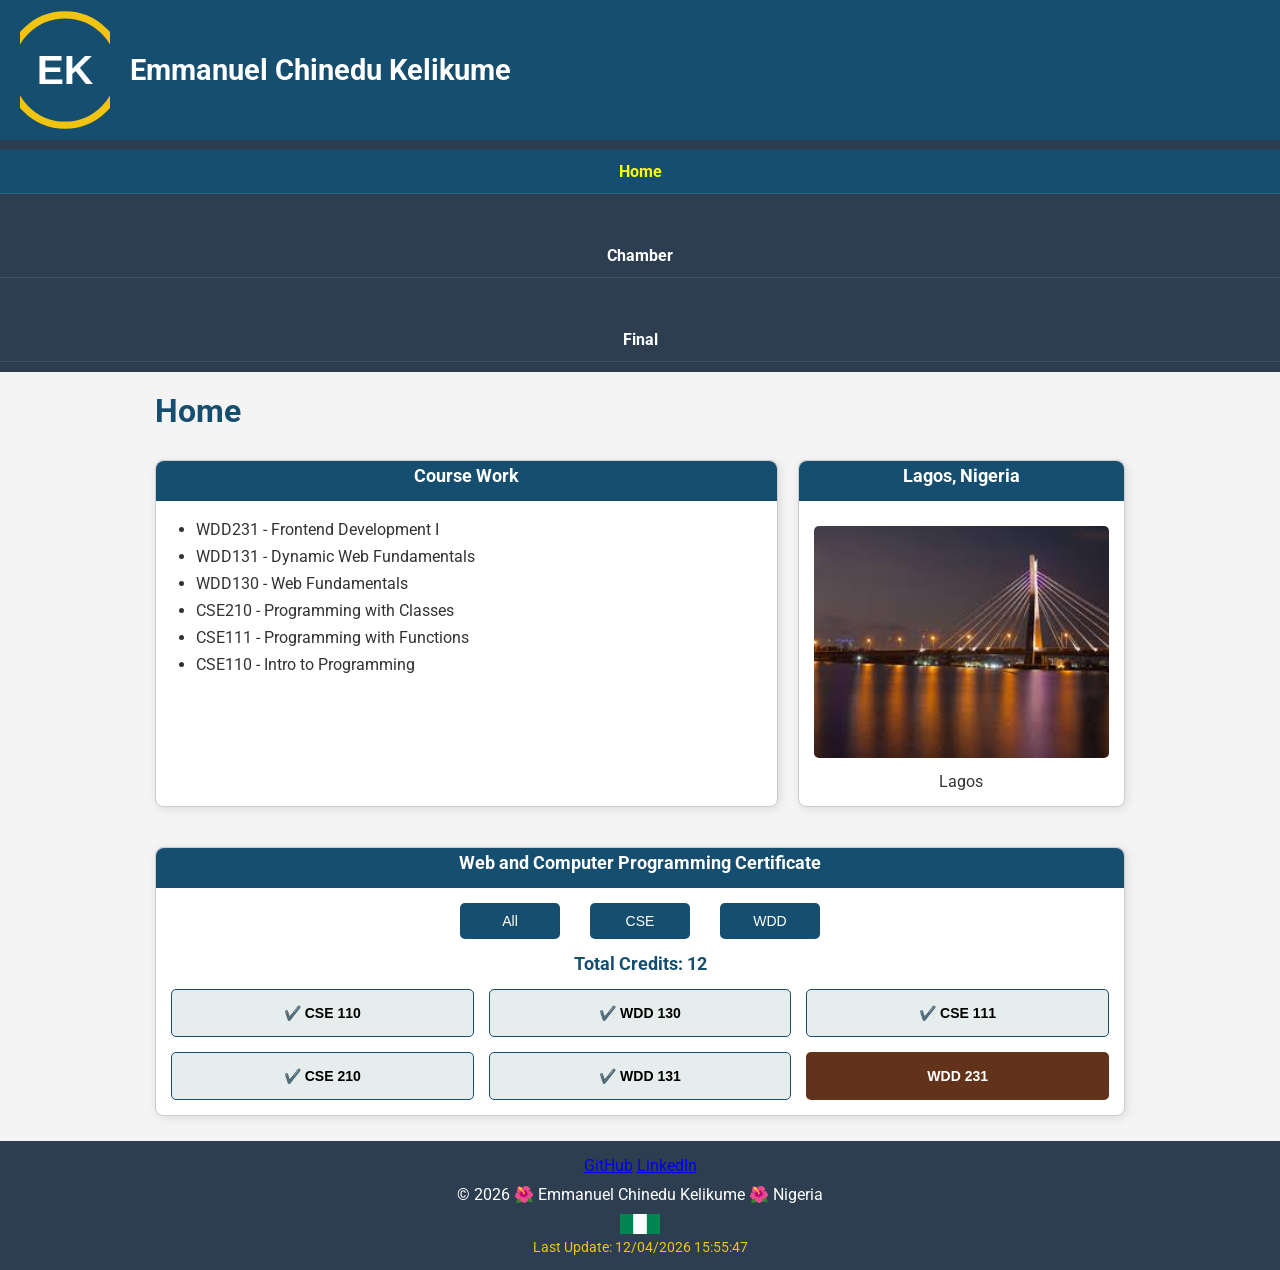
<file: index.html>
<!DOCTYPE html>
<html lang="en">
  <head>
    <meta charset="UTF-8" />
    <meta name="viewport" content="width=device-width, initial-scale=1.0" />
    <meta name="description" content="Course home page for Emmanuel Kelikume in WDD 231 Web Frontend Development I, featuring dynamic course lists and local information for Lagos, Nigeria." />
    <meta name="author" content="Emmanuel Kelikume" />
    <title>WDD 231 - Course Home Page</title>
    <link rel="icon" href="https://kellyprojects.github.io/wdd231/favicon.ico">
    <meta property="og:type" content="website">
    <meta property="og:title" content="WDD 231 Course Home Page for Emmanuel Kelikume">
    <meta property="og:description" content="Course home page for Emmanuel Kelikume in WDD 231 Web Frontend Development I, featuring dynamic course lists and local information for Lagos, Nigeria.">
    <meta property="og:image" content="https://kellyprojects.github.io/wdd231/images/lagos.jpeg">
    <meta property="og:url" content="https://kellyprojects.github.io/wdd231/">
    
    <!-- Google Fonts Links required by audit -->
    <link rel="preconnect" href="https://fonts.googleapis.com">
    <link rel="preconnect" href="https://fonts.gstatic.com" crossorigin>
    <link href="https://fonts.googleapis.com/css2?family=Roboto:wght@400;700&display=swap" rel="stylesheet">

    <link rel="stylesheet" href="styles/normalize.css" />
    <link rel="stylesheet" href="styles/small.css" />
    <link rel="stylesheet" href="styles/large.css" />
    <script src="scripts/navigation.js" defer></script>
    <script src="scripts/date.js" defer></script>
    <script src="scripts/course.js" defer></script>
  </head>
  <body>
    <header>
      <img src="images/logo.svg" alt="Emmanuel Kelikume logo" width="70" height="70" />
      <span>Emmanuel Chinedu Kelikume</span>
      <button id="menu-toggle" aria-label="Open navigation menu" aria-expanded="false" type="button">☰</button>
    </header>
    <nav>
      <ul id="menu" class="hide">
        <li><a href="index.html" class="active" aria-current="page">Home</a></li>
        <li><a href="chamber/index.html">Chamber</a></li>
        <li><a href="nutritious-bites-collection/index.html">Final</a></li>
      </ul>
    </nav>
    <main>
      <h1 class="home">Home</h1>
      <div class="course-location">
        <section class="course-work">
          <h2 class="course-work--1">Course Work</h2>
          <ul>
            <li>WDD231 - Frontend Development I</li>
            <li>WDD131 - Dynamic Web Fundamentals</li>
            <li>WDD130 - Web Fundamentals</li>
            <li>CSE210 - Programming with Classes</li>
            <li>CSE111 - Programming with Functions</li>
            <li>CSE110 - Intro to Programming</li>
          </ul>
        </section>
        <section class="location">
          <h2 class="location--1">Lagos, Nigeria</h2>
          <img src="images/lagos.jpeg" alt="Lagos" />
          <p>Lagos</p>
        </section>
      </div>
      <section class="certificate">
        <h2 class="certificate--1">Web and Computer Programming Certificate</h2>
        <div class="filter-buttons">
          <button id="all">All</button>
          <button id="cse">CSE</button>
          <button id="wdd">WDD</button>
        </div>
        <p id="total-credits"></p>
        <div class="courses">
          <!-- JavaScript will populate course buttons here -->
        </div>
      </section>
    </main>
    <footer>
      <div class="footer-content">
        <nav class="social-links" aria-label="Social media links">
          <a href="https://github.com/Kellyprojects" target="_blank" rel="noopener noreferrer">GitHub</a>
          <a href="https://www.linkedin.com/in/emmanuel-chinedu-kelikume" target="_blank" rel="noopener noreferrer">LinkedIn</a>
        </nav>
        <p>
          &copy; <span id="currentyear"></span> 🌺 Emmanuel Chinedu Kelikume 🌺
          Nigeria
        </p>
        <img src="images/nigeria-flag.png" alt="Nigerian Flag"/>
      </div>
      <p id="lastModified">Last Update:</p>
    </footer>
  </body>
</html>
</file>
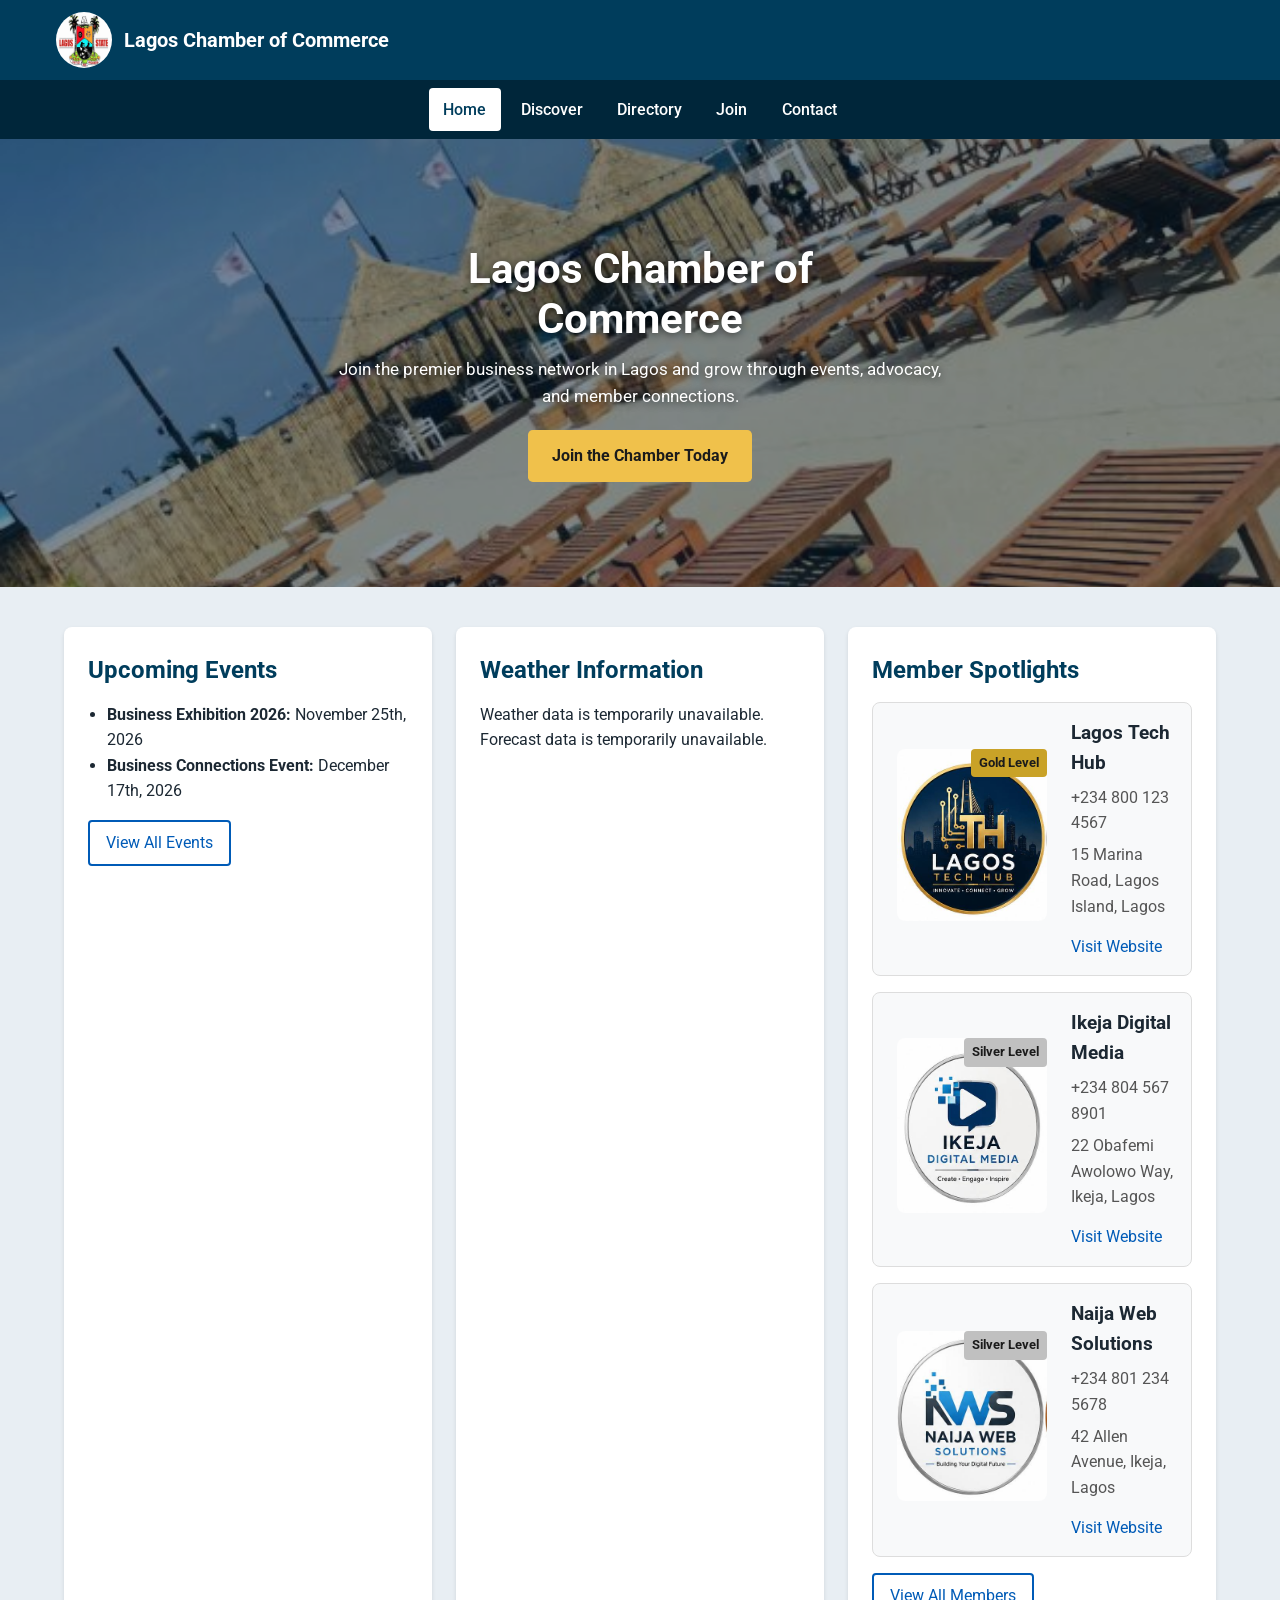
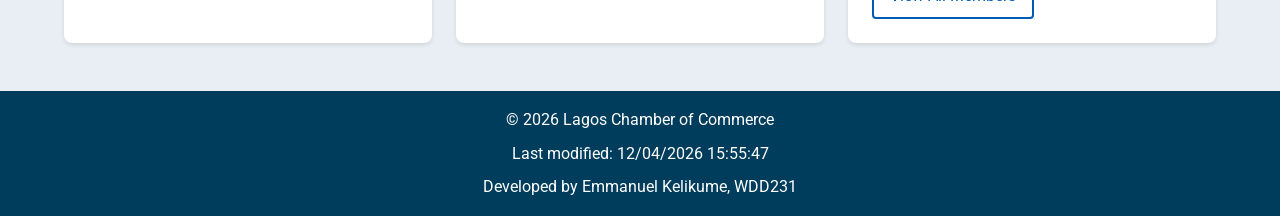
<file: chamber/index.html>
<!DOCTYPE html>
<html lang="en">
<head>
    <meta charset="UTF-8">
    <meta name="viewport" content="width=device-width, initial-scale=1.0">
    <meta name="description" content="Discover business networking, events, weather, and growth opportunities with the Lagos Chamber of Commerce.">
    <meta name="author" content="Emmanuel Kelikume">
    <meta property="og:title" content="Lagos Chamber of Commerce">
    <meta property="og:type" content="website">
    <meta property="og:description" content="Connect, grow, and thrive with the Lagos Chamber of Commerce business community.">
    <meta property="og:image" content="https://kellyprojects.github.io/wdd231/chamber/images/logo.jpg">
    <meta property="og:url" content="https://kellyprojects.github.io/wdd231/chamber/index.html">
    <title>Home - Lagos Chamber of Commerce</title>
    <link rel="preconnect" href="https://fonts.googleapis.com">
    <link rel="preconnect" href="https://fonts.gstatic.com" crossorigin>
    <link href="https://fonts.googleapis.com/css2?family=Roboto:wght@400;500;700&display=swap" rel="stylesheet">
    <link rel="stylesheet" href="styles/normalize.css">
    <link rel="stylesheet" href="styles/base.css">
    <link rel="icon" href="images/favicon.ico">
    <script src="scripts/weather.js" defer></script>
    <script src="scripts/spotlight.js" defer></script>
    <script src="scripts/site.js" defer></script>
</head>

<body>
    <header>
        <div class="header-content">
            <a href="index.html" class="brand">
                <img src="images/logo.jpg" alt="Lagos Chamber of Commerce logo" width="56" height="56">
                <span class="header-title">Lagos Chamber of Commerce</span>
            </a>
            <button class="menu-toggle" aria-label="Open navigation menu" aria-expanded="false" aria-controls="nav-menu" type="button">
                ☰
            </button>
        </div>
        <nav>
            <ul id="nav-menu">
                <li><a href="index.html" class="active">Home</a></li>
                <li><a href="discover.html">Discover</a></li>
                <li><a href="directory.html">Directory</a></li>
                <li><a href="join.html">Join</a></li>
                <li><a href="contact.html">Contact</a></li>
            </ul>
        </nav>
    </header>

    <main>
        <section id="hero">
            <img src="images/beach.jpg" alt="Lagos waterfront and city skyline" class="hero-image" width="600" height="315">
            <div class="hero-text">
                <h1>Lagos Chamber of Commerce</h1>
                <p>Join the premier business network in Lagos and grow through events, advocacy, and member connections.</p>
                <a href="join.html" class="cta-button">Join the Chamber Today</a>
            </div>
        </section>

        <div class="content-grid">
            <!-- Current Events Section -->
            <section id="events" class="card">
                <h2>Upcoming Events</h2>
                <ul>
                    <li><strong>Business Exhibition 2026:</strong> November 25th, 2026</li>
                    <li><strong>Business Connections Event:</strong> December 17th, 2026</li>
                </ul>
                <a href="events.html" class="secondary-cta">View All Events</a>
            </section>

            <!-- Weather Section -->
            <section id="weather" class="card">
                <h2>Weather Information</h2>
                <div id="current-weather">
                    <p>Loading current weather...</p>
                </div>
                <div id="weather-forecast" aria-live="polite"></div>
            </section>

            <!-- Spotlight Section -->
            <section id="spotlight" class="card">
                <h2>Member Spotlights</h2>
                <div id="spotlight-cards">
                    <!-- Spotlight cards will be dynamically generated here -->
                </div>
                <a href="directory.html" class="secondary-cta">View All Members</a>
            </section>
        </div>
    </main>

    <footer>
        <div class="footer-content">
            <p>&copy; <span id="current-year"></span> Lagos Chamber of Commerce</p>
            <p>Last modified: <span id="last-modified"></span></p>
            <p>Developed by Emmanuel Kelikume, WDD231</p>
        </div>
    </footer>

</body>
</html>
</file>
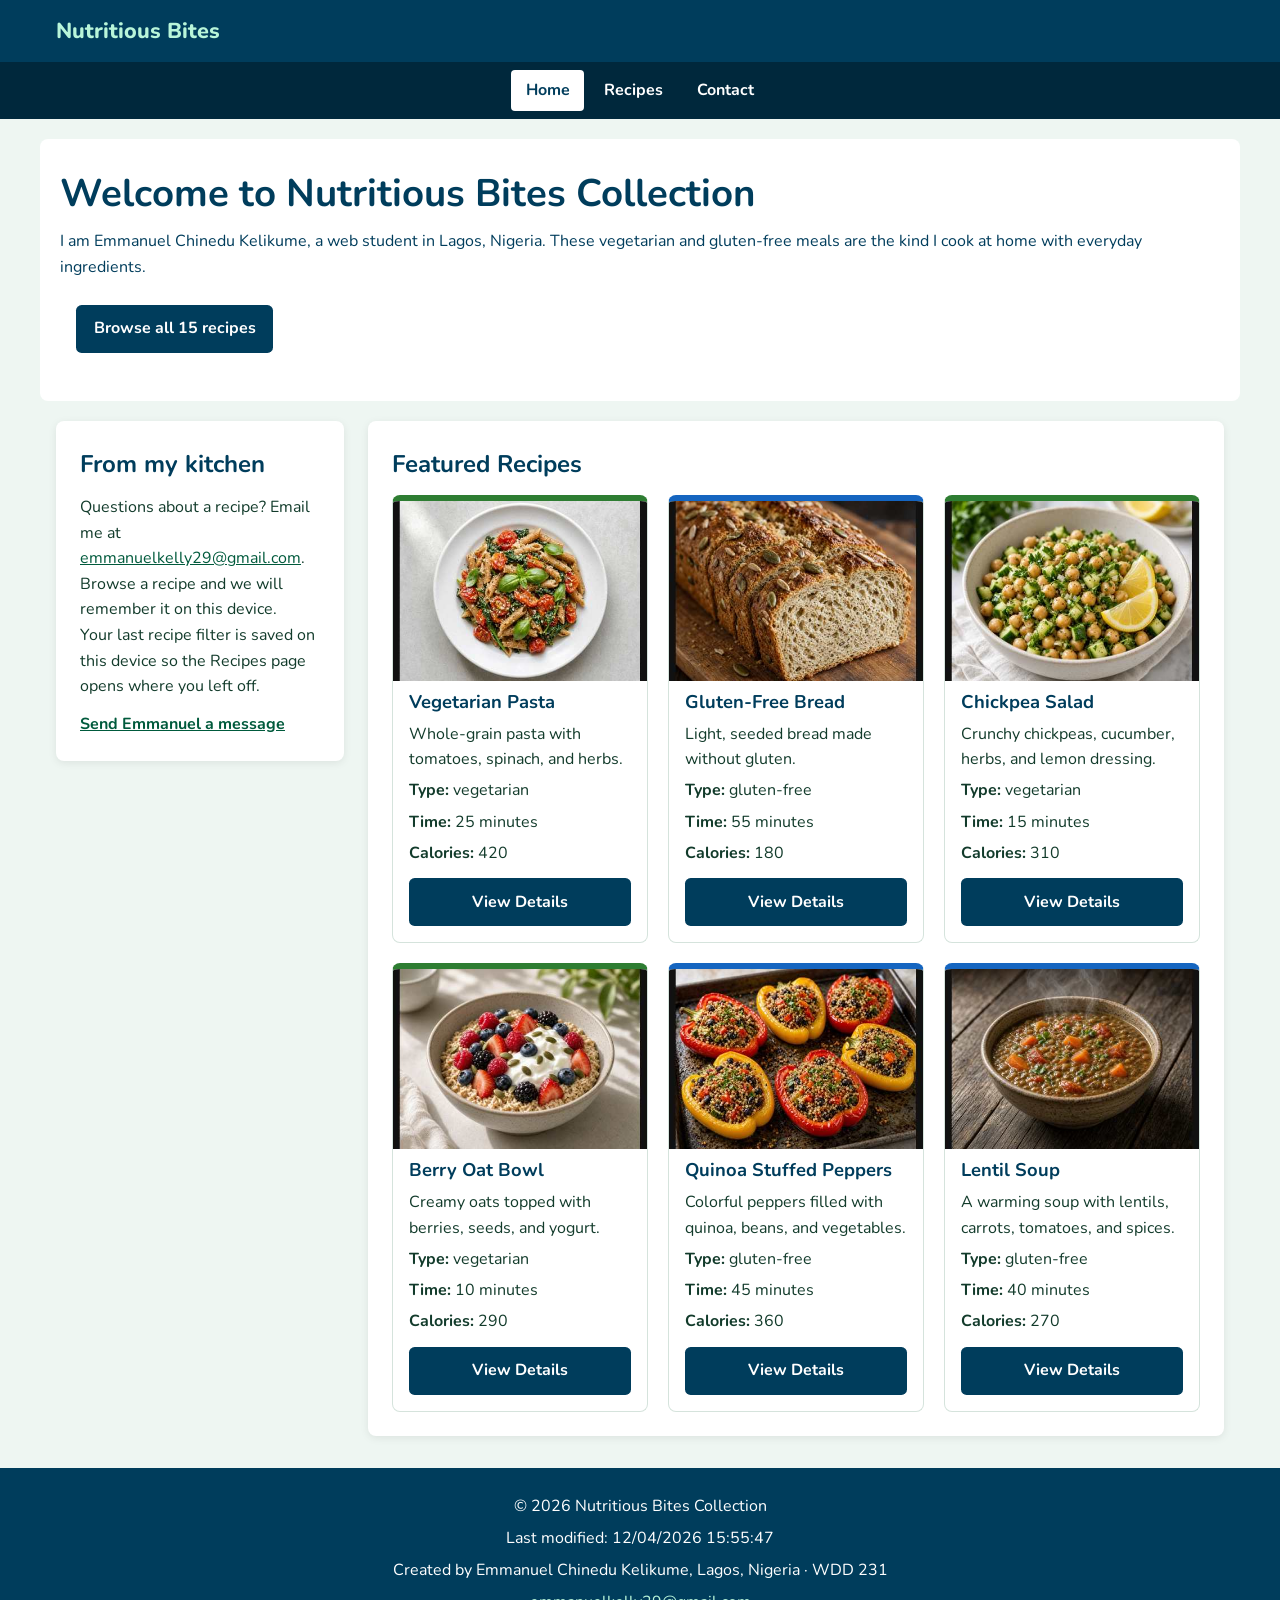
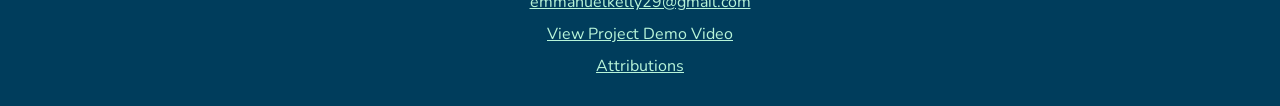
<file: nutritious-bites-collection/index.html>
<!DOCTYPE html>
<html lang="en">

<head>
    <meta charset="UTF-8">
    <meta name="viewport" content="width=device-width, initial-scale=1.0">
    <title>Home - Nutritious Bites Collection</title>
    <meta name="description" content="Discover nutritious recipes with practical ingredients, dietary filters, and healthy meal inspiration from Nutritious Bites Collection.">
    <meta name="author" content="Emmanuel Chinedu Kelikume">
    <link rel="icon" href="https://kellyprojects.github.io/wdd231/nutritious-bites-collection/favicon.ico">
    <meta property="og:type" content="website">
    <meta property="og:title" content="Home Page of Nutritious Bites Collection Recipes">
    <meta property="og:description" content="Explore healthy recipes and meal ideas for vegetarian and gluten-free lifestyles from Nutritious Bites.">
    <meta property="og:image" content="https://kellyprojects.github.io/wdd231/nutritious-bites-collection/images/vegetarian-pasta.jpg">
    <meta property="og:url" content="https://kellyprojects.github.io/wdd231/nutritious-bites-collection/">
    <link rel="preconnect" href="https://fonts.googleapis.com">
    <link rel="preconnect" href="https://fonts.gstatic.com" crossorigin>
    <link href="https://fonts.googleapis.com/css2?family=Nunito:wght@400;600;700;800&display=swap" rel="stylesheet">
    <link rel="stylesheet" href="styles/normalize.css">
    <link rel="stylesheet" href="styles/styles.css">
    <script src="scripts/main.js" type="module"></script>
</head>

<body>
    <header>
        <div class="header-bar">
            <a href="index.html" class="logo">Nutritious Bites</a>
            <button id="menu-toggle" type="button" aria-expanded="false" aria-controls="site-menu" aria-label="Open navigation menu">☰</button>
        </div>
        <nav aria-label="Main navigation">
            <ul id="site-menu">
                <li><a href="index.html">Home</a></li>
                <li><a href="recipes.html">Recipes</a></li>
                <li><a href="contact.html">Contact</a></li>
            </ul>
        </nav>
    </header>
    <main>
        <section class="hero">
            <div class="hero-text">
                <h1>Welcome to Nutritious Bites Collection</h1>
                <p>I am Emmanuel Chinedu Kelikume, a web student in Lagos, Nigeria. These vegetarian and gluten-free meals are the kind I cook at home with everyday ingredients.</p>
                <a class="button-link" href="recipes.html">Browse all 15 recipes</a>
            </div>
        </section>
        <div class="home-layout">
            <aside class="info-card">
                <h2>From my kitchen</h2>
                <p>Questions about a recipe? Email me at <a href="mailto:emmanuelkelly29@gmail.com">emmanuelkelly29@gmail.com</a>.</p>
                <p data-last-viewed></p>
                <p>Your last recipe filter is saved on this device so the Recipes page opens where you left off.</p>
                <a class="secondary-link" href="contact.html">Send Emmanuel a message</a>
            </aside>
            <section class="featured-recipes">
                <h2>Featured Recipes</h2>
                <div id="featured-recipes-container"></div>
            </section>
        </div>
        <dialog id="recipe-dialog" aria-labelledby="dialog-title">
            <h2 id="dialog-title">Recipe Details</h2>
            <div id="dialog-content"></div>
            <button id="dialog-close" type="button">Close</button>
        </dialog>
    </main>
    <footer>
        <p>&copy; <span id="current-year"></span> Nutritious Bites Collection</p>
        <p>Last modified: <span id="last-modified"></span></p>
        <p>Created by Emmanuel Chinedu Kelikume, Lagos, Nigeria · WDD 231</p>
        <p><a href="mailto:emmanuelkelly29@gmail.com">emmanuelkelly29@gmail.com</a></p>
        <p><a href="https://go.screenpal.com/watch/cO6llxnyVlt" target="_blank" rel="noopener">View Project Demo Video</a></p>
        <p><a href="attributions.html">Attributions</a></p>
    </footer>
</body>

</html>
</file>
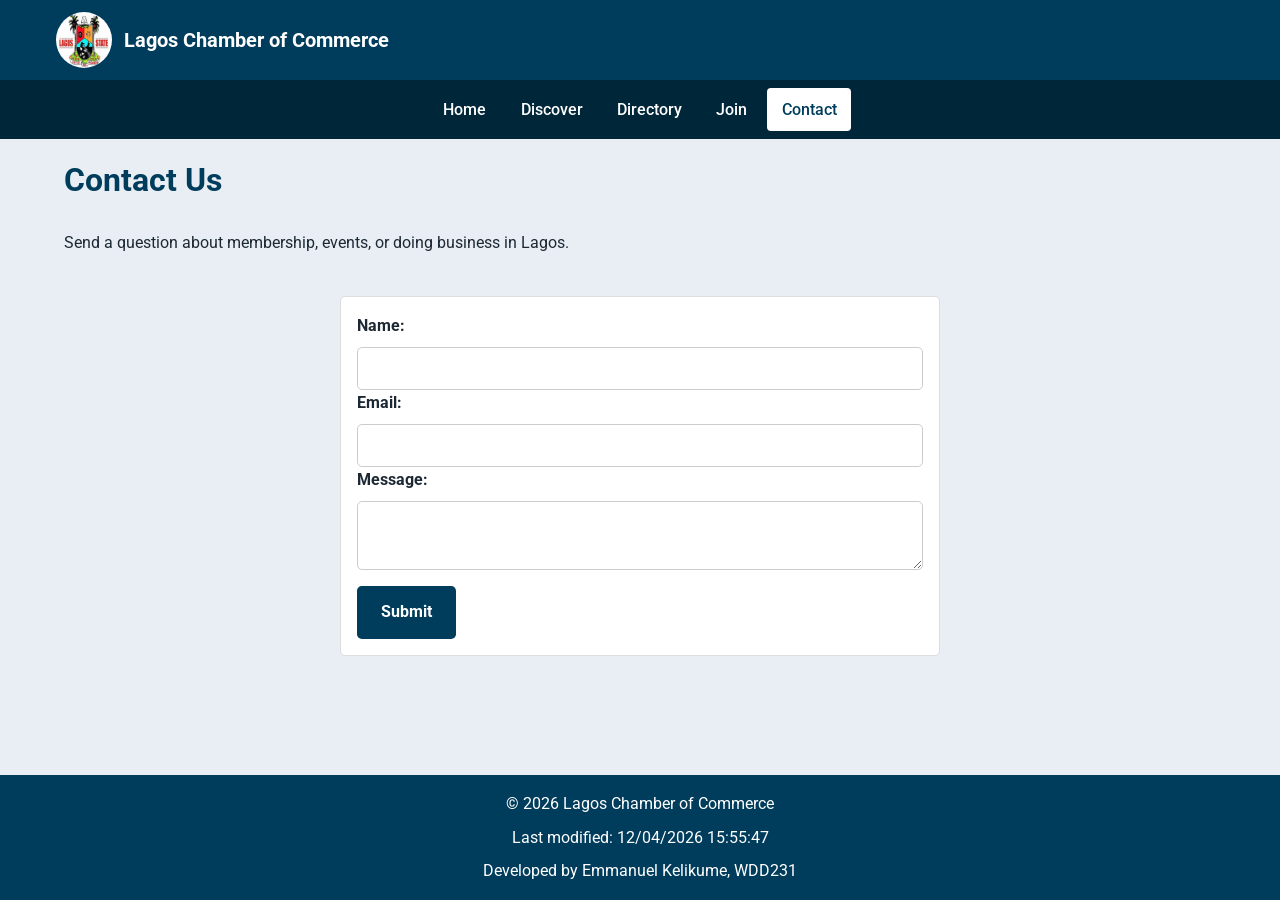
<file: chamber/contact.html>
<!DOCTYPE html>
<html lang="en">
<head>
    <meta charset="UTF-8">
    <meta name="viewport" content="width=device-width, initial-scale=1.0">
    <meta name="description" content="Contact the Lagos Chamber of Commerce for business support, networking questions, and local information.">
    <meta name="author" content="Emmanuel Kelikume">
    <meta property="og:title" content="Contact - Lagos Chamber of Commerce">
    <meta property="og:description" content="Contact the Lagos Chamber of Commerce for business support and networking information.">
    <meta property="og:type" content="website">
    <meta property="og:image" content="https://kellyprojects.github.io/wdd231/chamber/images/logo.jpg">
    <meta property="og:url" content="https://kellyprojects.github.io/wdd231/chamber/contact.html">
    <title>Contact Us - Lagos Chamber of Commerce</title>
    <link rel="preconnect" href="https://fonts.googleapis.com">
    <link rel="preconnect" href="https://fonts.gstatic.com" crossorigin>
    <link href="https://fonts.googleapis.com/css2?family=Roboto:wght@400;500;700&display=swap" rel="stylesheet">
    <link rel="stylesheet" href="styles/normalize.css">
    <link rel="stylesheet" href="styles/base.css">
    <link rel="icon" href="images/favicon.ico">
</head>
<body>
    <header>
        <div class="header-content">
            <a href="index.html" class="brand">
                <img src="images/logo.jpg" alt="Lagos Chamber of Commerce logo" width="56" height="56">
                <span class="header-title">Lagos Chamber of Commerce</span>
            </a>
            <button class="menu-toggle" aria-label="Open navigation menu" aria-expanded="false" aria-controls="nav-menu" type="button">☰</button>
        </div>
        <nav>
            <ul id="nav-menu">
                <li><a href="index.html">Home</a></li>
                <li><a href="discover.html">Discover</a></li>
                <li><a href="directory.html">Directory</a></li>
                <li><a href="join.html">Join</a></li>
                <li><a href="contact.html" class="active">Contact</a></li>
            </ul>
        </nav>
    </header>
    <main>
        <h1>Contact Us</h1>
        <p class="page-intro">Send a question about membership, events, or doing business in Lagos.</p>
        <form id="contact-form">
            <div>
                <label for="name">Name:</label>
                <input type="text" id="name" required>
            </div>
            <div>
                <label for="email">Email:</label>
                <input type="email" id="email" required>
            </div>
            <div>
                <label for="message">Message:</label>
                <textarea id="message" required></textarea>
            </div>
            <button type="submit" class="submit-btn">Submit</button>
        </form>
    </main>
    <footer>
        <div class="footer-content">
            <p>&copy; <span id="current-year"></span> Lagos Chamber of Commerce</p>
            <p>Last modified: <span id="last-modified"></span></p>
            <p>Developed by Emmanuel Kelikume, WDD231</p>
        </div>
    </footer>
    <script src="scripts/contact.js" defer></script>
    <script src="scripts/site.js" defer></script>
</body>
</html>
</file>
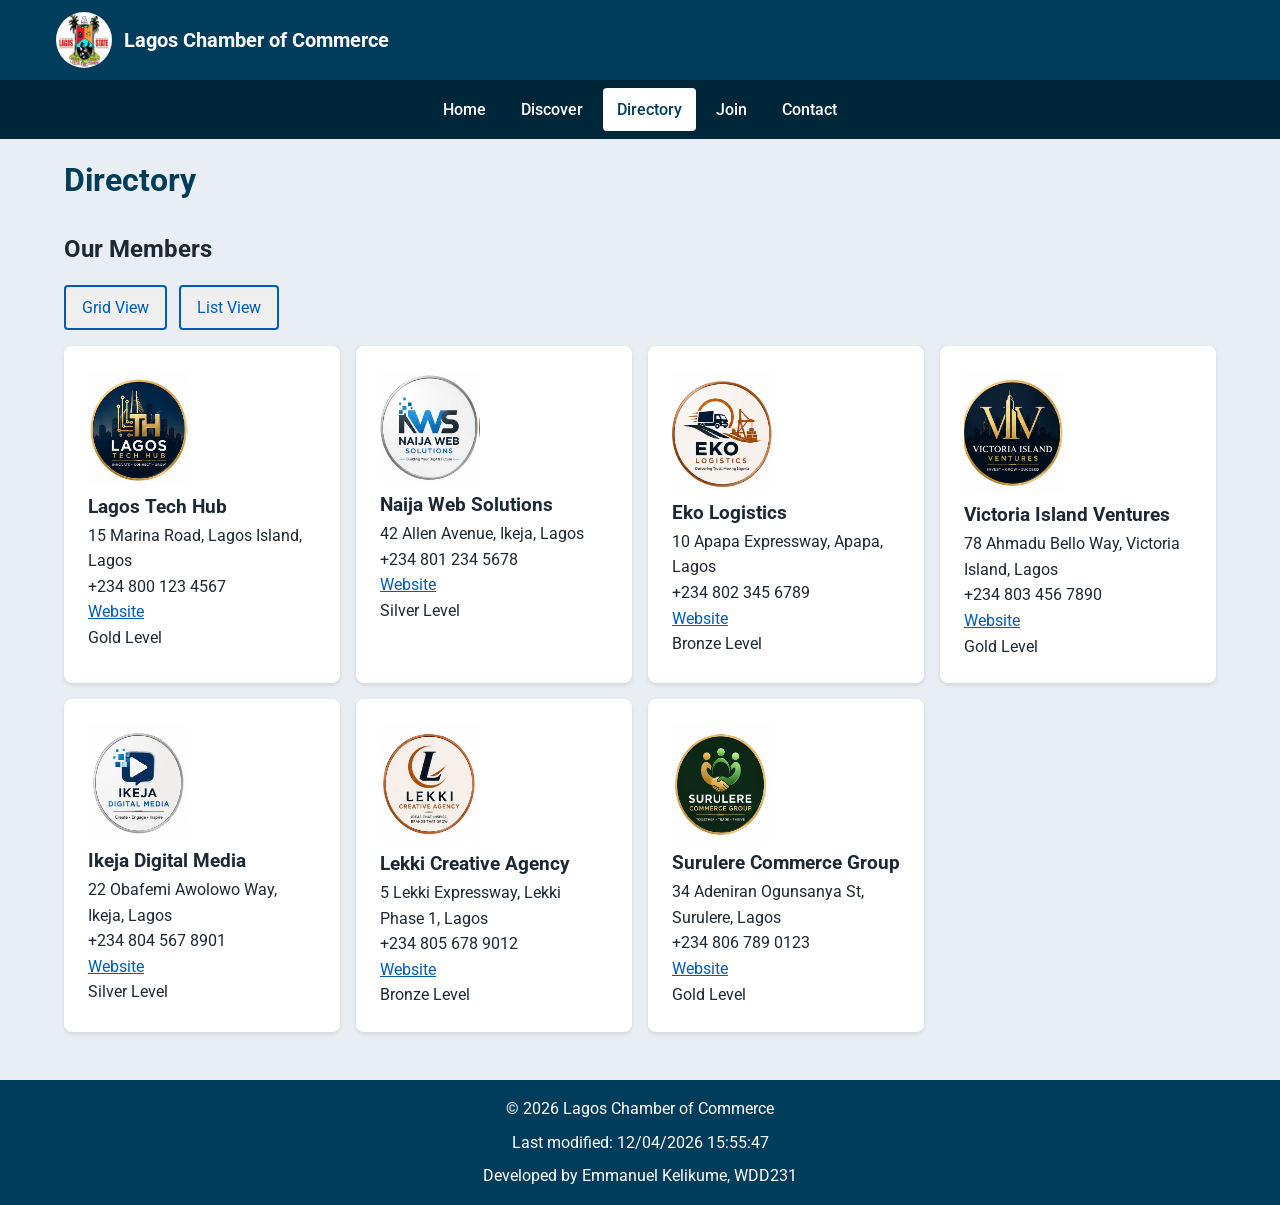
<file: chamber/directory.html>
<!DOCTYPE html>
<html lang="en">
<head>
    <meta charset="UTF-8">
    <meta name="viewport" content="width=device-width, initial-scale=1.0">
    <meta name="description" content="Browse verified Lagos Chamber members, business details, contact information, and membership levels.">
    <meta name="author" content="Emmanuel Kelikume">
    <meta property="og:title" content="Directory - Lagos Chamber of Commerce">
    <meta property="og:description" content="Browse businesses and connect with members of the Lagos Chamber of Commerce.">
    <meta property="og:type" content="website">
    <meta property="og:image" content="https://kellyprojects.github.io/wdd231/chamber/images/logo.jpg">
    <meta property="og:url" content="https://kellyprojects.github.io/wdd231/chamber/directory.html">
    <title>Directory - Lagos Chamber of Commerce</title>
    <link rel="preconnect" href="https://fonts.googleapis.com">
    <link rel="preconnect" href="https://fonts.gstatic.com" crossorigin>
    <link href="https://fonts.googleapis.com/css2?family=Roboto:wght@400;500;700&display=swap" rel="stylesheet">
    <link rel="stylesheet" href="styles/normalize.css">
    <link rel="stylesheet" href="styles/base.css">
    <link rel="icon" href="images/favicon.ico">
</head>
<body>
    <header>
        <div class="header-content">
            <a href="index.html" class="brand">
                <img src="images/logo.jpg" alt="Lagos Chamber of Commerce logo" width="56" height="56">
                <span class="header-title">Lagos Chamber of Commerce</span>
            </a>
            <button class="menu-toggle" aria-label="Open navigation menu" aria-expanded="false" aria-controls="nav-menu" type="button">☰</button>
        </div>
        <nav>
            <ul id="nav-menu">
                <li><a href="index.html">Home</a></li>
                <li><a href="discover.html">Discover</a></li>
                <li><a href="directory.html" class="active">Directory</a></li>
                <li><a href="join.html">Join</a></li>
                <li><a href="contact.html">Contact</a></li>
            </ul>
        </nav>
    </header>
    <main>
        <h1>Directory</h1>
        <div class="content-grid">
            <section class="directory-section">
                <h2>Our Members</h2>
                <div class="view-toggle">
                    <button id="grid-view-btn" class="secondary-cta">
                        Grid View
                    </button>
                    <button id="list-view-btn" class="secondary-cta">
                        List View
                    </button>
                </div>
                <div id="member-list" class="grid"></div>
            </section>
        </div>
    </main>

    <!-- Footer -->
    <footer>
        <div class="footer-content">
            <p>&copy; <span id="current-year"></span> Lagos Chamber of Commerce</p>
            <p>Last modified: <span id="last-modified"></span></p>
            <p>Developed by Emmanuel Kelikume, WDD231</p>
        </div>
    </footer>

    <!-- Scripts -->
    <script src="scripts/directory.js" defer></script>
    <script src="scripts/site.js" defer></script>
</body>
</html>
</file>
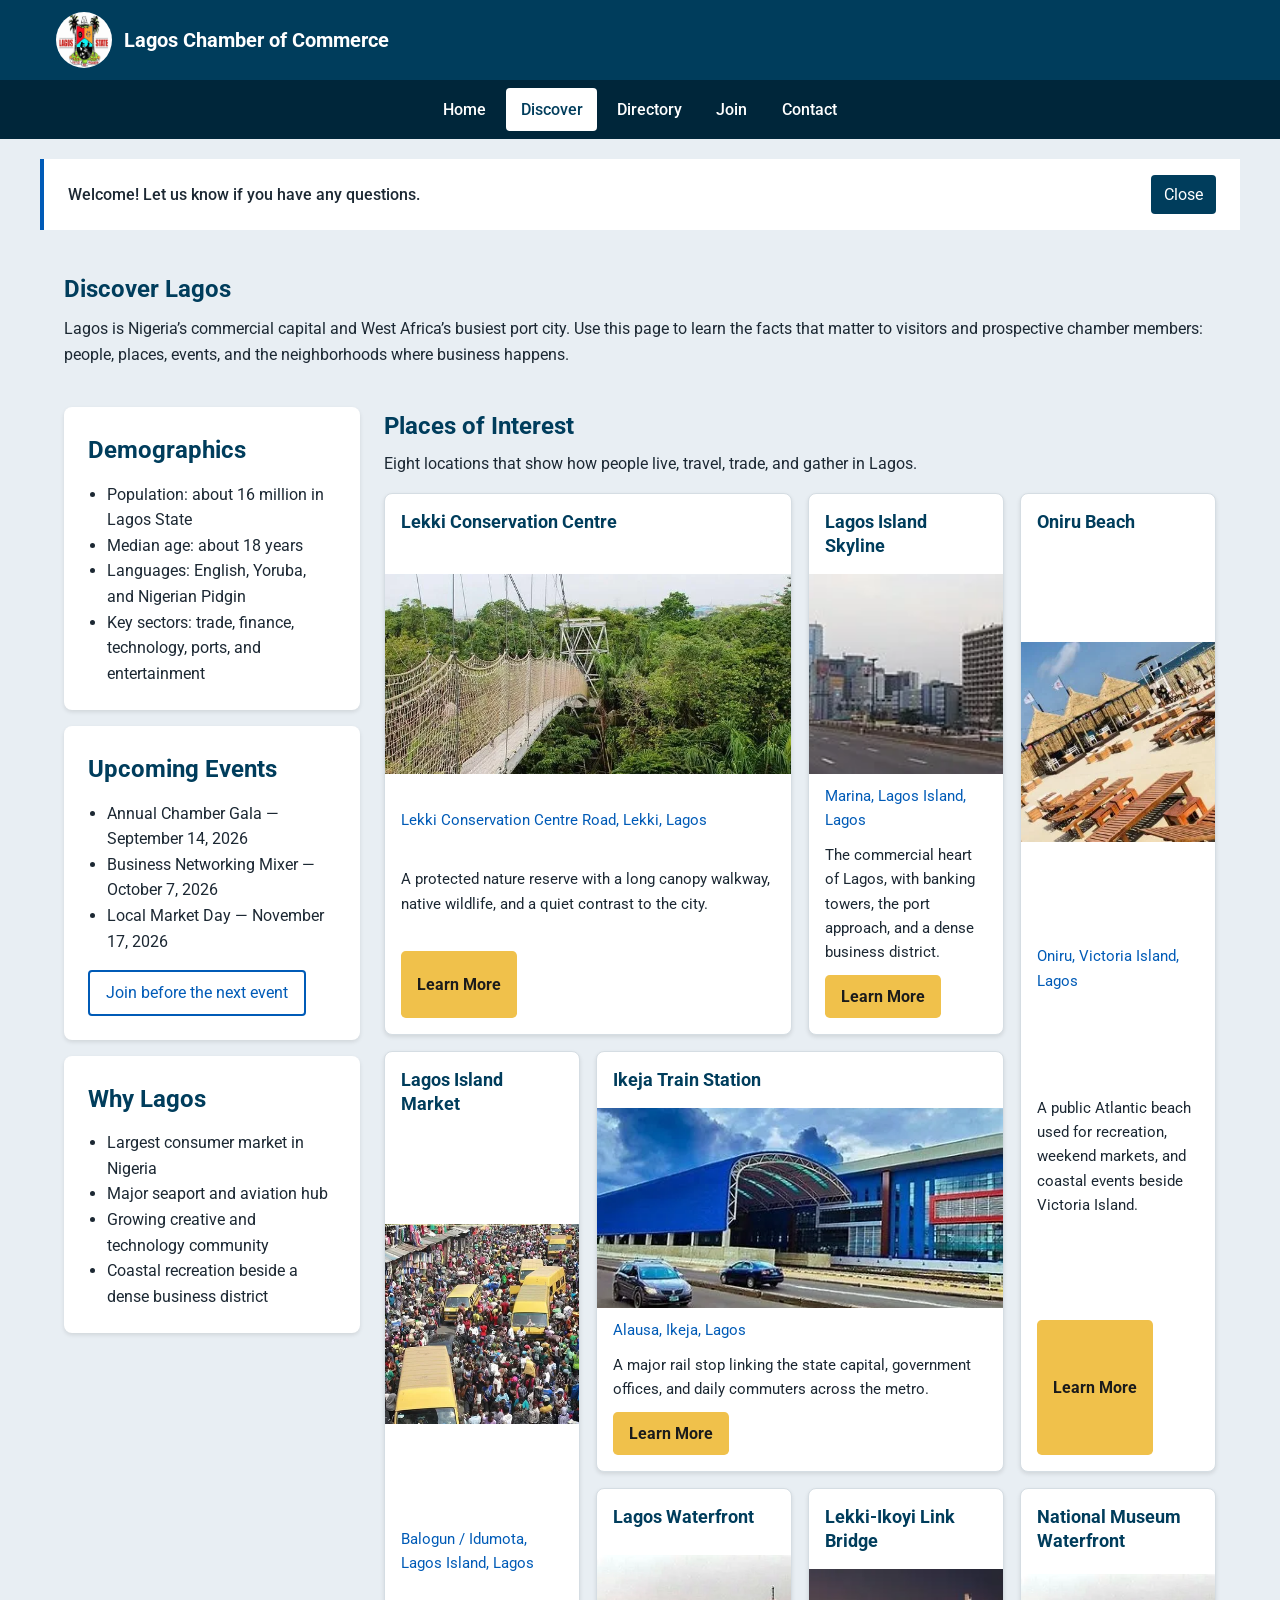
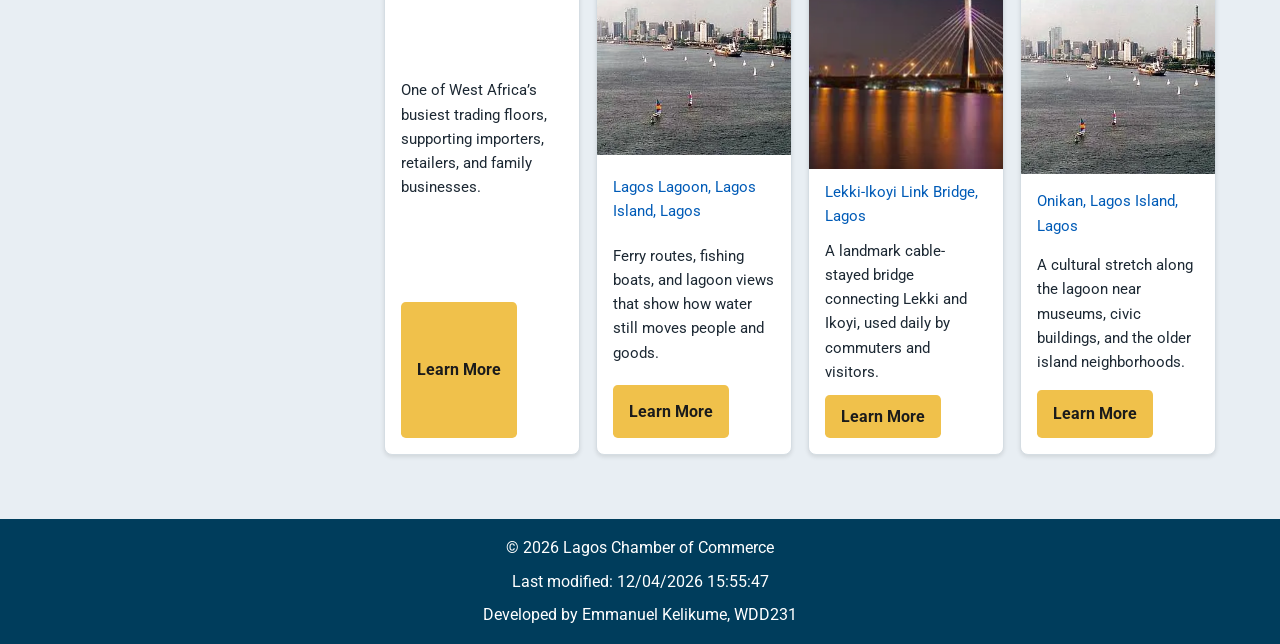
<file: chamber/discover.html>
<!DOCTYPE html>
<html lang="en">
<head>
    <meta charset="UTF-8">
    <meta name="viewport" content="width=device-width, initial-scale=1.0">
    <meta name="description" content="Discover Lagos attractions, demographics, events, and places of interest with the Lagos Chamber of Commerce.">
    <meta name="author" content="Emmanuel Kelikume">
    <meta property="og:title" content="Discover Lagos - Lagos Chamber of Commerce">
    <meta property="og:description" content="Explore places, culture, and business opportunities around Lagos.">
    <meta property="og:type" content="website">
    <meta property="og:image" content="https://kellyprojects.github.io/wdd231/chamber/images/logo.jpg">
    <meta property="og:url" content="https://kellyprojects.github.io/wdd231/chamber/discover.html">
    <title>Discover Lagos - Lagos Chamber of Commerce</title>
    <link rel="preconnect" href="https://fonts.googleapis.com">
    <link rel="preconnect" href="https://fonts.gstatic.com" crossorigin>
    <link href="https://fonts.googleapis.com/css2?family=Roboto:wght@400;500;700&display=swap" rel="stylesheet">
    <link rel="stylesheet" href="styles/normalize.css">
    <link rel="stylesheet" href="styles/base.css">
    <link rel="icon" href="images/favicon.ico">
    <script src="scripts/discovery.js" type="module"></script>
    <script src="scripts/site.js" defer></script>
</head>
<body>
    <header>
        <div class="header-content">
            <a href="index.html" class="brand">
                <img src="images/logo.jpg" alt="Lagos Chamber of Commerce logo" width="56" height="56">
                <span class="header-title">Lagos Chamber of Commerce</span>
            </a>
            <button class="menu-toggle" aria-label="Open navigation menu" aria-expanded="false" aria-controls="nav-menu" type="button">☰</button>
        </div>
        <nav>
            <ul id="nav-menu">
                <li><a href="index.html">Home</a></li>
                <li><a href="discover.html" class="active">Discover</a></li>
                <li><a href="directory.html">Directory</a></li>
                <li><a href="join.html">Join</a></li>
                <li><a href="contact.html">Contact</a></li>
            </ul>
        </nav>
    </header>

    <main>
        <div class="visitor-banner">
            <p id="visitor-message" class="visitor-message"></p>
            <button type="button" id="visitor-close" aria-label="Dismiss visit message">Close</button>
        </div>

        <section class="discover-intro">
            <h1>Discover Lagos</h1>
            <p>Lagos is Nigeria’s commercial capital and West Africa’s busiest port city. Use this page to learn the facts that matter to visitors and prospective chamber members: people, places, events, and the neighborhoods where business happens.</p>
        </section>

        <div class="discover-layout">
            <aside class="discover-sidebar">
                <section class="card">
                    <h2>Demographics</h2>
                    <ul>
                        <li>Population: about 16 million in Lagos State</li>
                        <li>Median age: about 18 years</li>
                        <li>Languages: English, Yoruba, and Nigerian Pidgin</li>
                        <li>Key sectors: trade, finance, technology, ports, and entertainment</li>
                    </ul>
                </section>
                <section class="card">
                    <h2>Upcoming Events</h2>
                    <ul>
                        <li>Annual Chamber Gala — September 14, 2026</li>
                        <li>Business Networking Mixer — October 7, 2026</li>
                        <li>Local Market Day — November 17, 2026</li>
                    </ul>
                    <a href="join.html" class="secondary-cta">Join before the next event</a>
                </section>
                <section class="card">
                    <h2>Why Lagos</h2>
                    <ul>
                        <li>Largest consumer market in Nigeria</li>
                        <li>Major seaport and aviation hub</li>
                        <li>Growing creative and technology community</li>
                        <li>Coastal recreation beside a dense business district</li>
                    </ul>
                </section>
            </aside>

            <section class="discover-gallery">
                <h2>Places of Interest</h2>
                <p>Eight locations that show how people live, travel, trade, and gather in Lagos.</p>
                <div id="discover-cards" class="discover-grid"></div>
            </section>
        </div>
    </main>

    <footer>
        <div class="footer-content">
            <p>&copy; <span id="current-year"></span> Lagos Chamber of Commerce</p>
            <p>Last modified: <span id="last-modified"></span></p>
            <p>Developed by Emmanuel Kelikume, WDD231</p>
        </div>
    </footer>
</body>
</html>
</file>
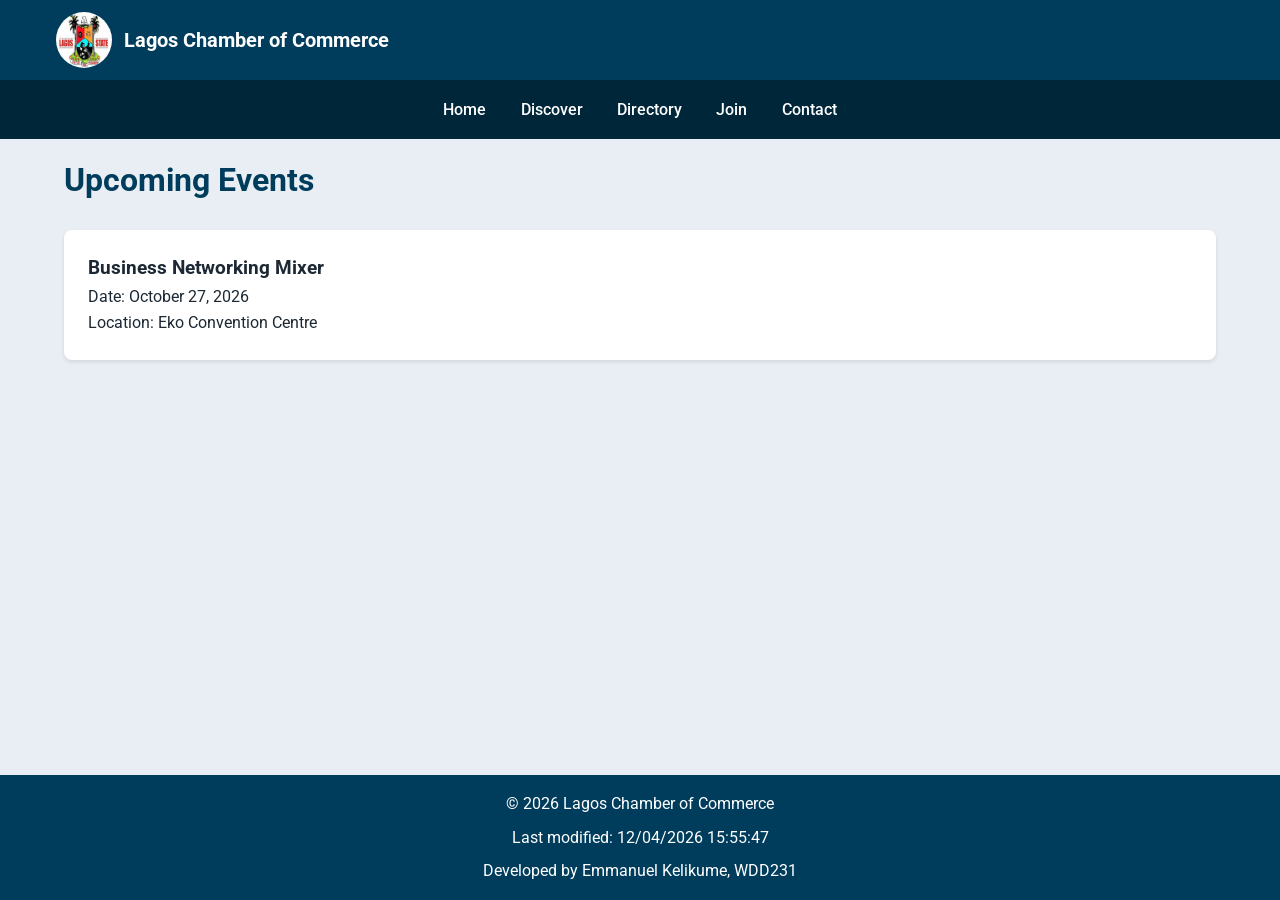
<file: chamber/events.html>
<!DOCTYPE html>
<html lang="en">
<head>
    <meta charset="UTF-8">
    <meta name="viewport" content="width=device-width, initial-scale=1.0">
    <meta name="description" content="Find upcoming networking mixers, exhibitions, and business events hosted by the Lagos Chamber of Commerce.">
    <meta name="author" content="Emmanuel Kelikume">
    <meta property="og:title" content="Events - Lagos Chamber of Commerce">
    <meta property="og:description" content="Find upcoming networking and business events hosted by the Lagos Chamber of Commerce.">
    <meta property="og:type" content="website">
    <meta property="og:image" content="https://kellyprojects.github.io/wdd231/chamber/images/logo.jpg">
    <meta property="og:url" content="https://kellyprojects.github.io/wdd231/chamber/events.html">
    <title>Events - Lagos Chamber of Commerce</title>
    <link rel="preconnect" href="https://fonts.googleapis.com">
    <link rel="preconnect" href="https://fonts.gstatic.com" crossorigin>
    <link href="https://fonts.googleapis.com/css2?family=Roboto:wght@400;500;700&display=swap" rel="stylesheet">
    <link rel="stylesheet" href="styles/normalize.css">
    <link rel="stylesheet" href="styles/base.css">
    <link rel="icon" href="images/favicon.ico">
</head>
<body>
    <header>
        <div class="header-content">
            <a href="index.html" class="brand">
                <img src="images/logo.jpg" alt="Lagos Chamber of Commerce logo" width="56" height="56">
                <span class="header-title">Lagos Chamber of Commerce</span>
            </a>
            <button class="menu-toggle" aria-label="Open navigation menu" aria-expanded="false" aria-controls="nav-menu" type="button">☰</button>
        </div>
        <nav>
            <ul id="nav-menu">
                <li><a href="index.html">Home</a></li>
                <li><a href="discover.html">Discover</a></li>
                <li><a href="directory.html">Directory</a></li>
                <li><a href="join.html">Join</a></li>
                <li><a href="contact.html">Contact</a></li>
            </ul>
        </nav>
    </header>
    <main>
        <h1>Upcoming Events</h1>
        <section id="events-list">
            <article>
                <h3>Business Networking Mixer</h3>
                <p>Date: October 27, 2026</p>
                <p>Location: Eko Convention Centre</p>
            </article>
        </section>
    </main>
    <footer>
        <div class="footer-content">
            <p>&copy; <span id="current-year"></span> Lagos Chamber of Commerce</p>
            <p>Last modified: <span id="last-modified"></span></p>
            <p>Developed by Emmanuel Kelikume, WDD231</p>
        </div>
    </footer>
    <script src="scripts/site.js" defer></script>
</body>
</html>
</file>
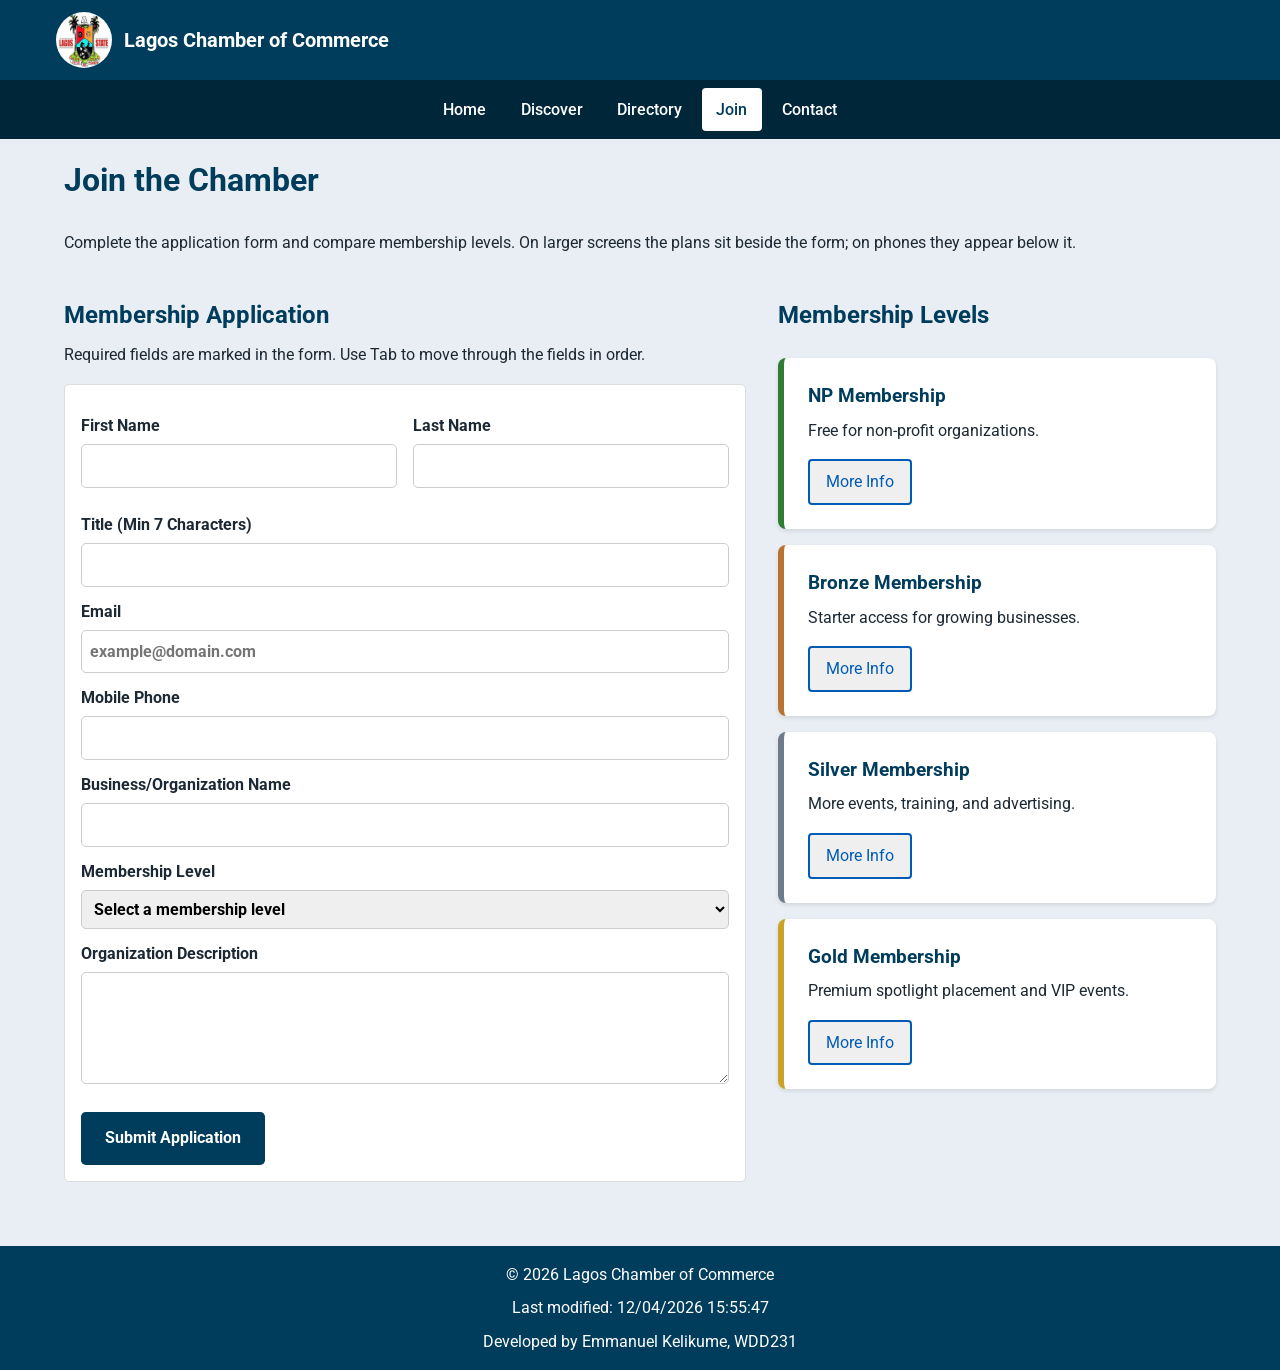
<file: chamber/join.html>
<!DOCTYPE html>
<html lang="en">
<head>
    <meta charset="UTF-8">
    <meta name="viewport" content="width=device-width, initial-scale=1.0">
    <meta name="description"
        content="Apply to join the Lagos Chamber of Commerce and connect with businesses, events, and growth opportunities.">
    <meta name="author" content="Emmanuel Kelikume">
    <meta property="og:title" content="Join the Lagos Chamber of Commerce Today">
    <meta property="og:description" content="Apply for membership in the Lagos Chamber of Commerce business community.">
    <meta property="og:type" content="website">
    <meta property="og:image" content="https://kellyprojects.github.io/wdd231/chamber/images/logo.jpg">
    <meta property="og:url" content="https://kellyprojects.github.io/wdd231/chamber/join.html">
    <title>Join the Chamber - Lagos Chamber of Commerce</title>
    <link rel="preconnect" href="https://fonts.googleapis.com">
    <link rel="preconnect" href="https://fonts.gstatic.com" crossorigin>
    <link href="https://fonts.googleapis.com/css2?family=Roboto:wght@400;500;700&display=swap" rel="stylesheet">
    <link rel="stylesheet" href="styles/normalize.css">
    <link rel="stylesheet" href="styles/base.css">
    <link rel="icon" href="images/favicon.ico">
    <script src="scripts/join.js" defer></script>
    <script src="scripts/site.js" defer></script>
</head>

<body>
    <header>
        <div class="header-content">
            <a href="index.html" class="brand">
                <img src="images/logo.jpg" alt="Lagos Chamber of Commerce logo" width="56" height="56">
                <span class="header-title">Lagos Chamber of Commerce</span>
            </a>
            <button class="menu-toggle" aria-label="Open navigation menu" aria-expanded="false" aria-controls="nav-menu" type="button">☰</button>
        </div>
        <nav>
            <ul id="nav-menu">
                <li><a href="index.html">Home</a></li>
                <li><a href="discover.html">Discover</a></li>
                <li><a href="directory.html">Directory</a></li>
                <li><a href="join.html" class="active">Join</a></li>
                <li><a href="contact.html">Contact</a></li>
            </ul>
        </nav>
    </header>

    <main>
        <h1>Join the Chamber</h1>
        <p class="page-intro">Complete the application form and compare membership levels. On larger screens the plans sit beside the form; on phones they appear below it.</p>

        <div class="join-layout">
            <section id="join-section">
                <h2>Membership Application</h2>
                <p>Required fields are marked in the form. Use Tab to move through the fields in order.</p>

                <form action="thankyou.html" method="get" id="membership-form">
                    <div class="form-row">
                        <label for="firstName">First Name
                            <input type="text" id="firstName" name="first_name" title="Enter your first name." autocomplete="given-name" required>
                        </label>

                        <label for="lastName">Last Name
                            <input type="text" id="lastName" name="last_name" title="Enter your last name." autocomplete="family-name" required>
                        </label>
                    </div>

                    <label for="title">Title (Min 7 Characters)
                        <input type="text" id="title" name="organization_title" title="Use at least 7 letters, spaces, or hyphens." autocomplete="organization-title" pattern="[A-Za-z\s\-]{7,}" required>
                    </label>

                    <label for="email">Email
                        <input type="email" id="email" name="email" title="Enter your email address." autocomplete="email" placeholder="example@domain.com" required>
                    </label>

                    <label for="phone">Mobile Phone
                        <input type="tel" id="phone" name="phone" title="Enter your mobile phone number." autocomplete="tel" required>
                    </label>

                    <label for="organization">Business/Organization Name
                        <input type="text" id="organization" name="organization" title="Enter your organization name." autocomplete="organization" required>
                    </label>

                    <label for="membership">Membership Level
                        <select id="membership" name="membership" title="Select a membership level." autocomplete="off" required>
                            <option value="" selected disabled>Select a membership level</option>
                            <option value="np">NP Membership (Free)</option>
                            <option value="bronze">Bronze Membership</option>
                            <option value="silver">Silver Membership</option>
                            <option value="gold">Gold Membership</option>
                        </select>
                    </label>

                    <label for="description">Organization Description
                        <textarea id="description" name="organization_description" title="Describe your organization." autocomplete="off"></textarea>
                    </label>

                    <input type="hidden" id="timestamp" name="timestamp">
                    <button type="submit" class="submit-btn">Submit Application</button>
                </form>
            </section>

            <section id="membership-details">
                <h2>Membership Levels</h2>

                <article class="card membership-card" id="np-card">
                    <h3>NP Membership</h3>
                    <p>Free for non-profit organizations.</p>
                    <button type="button" class="secondary-cta" data-modal="np-modal">More Info</button>
                </article>

                <article class="card membership-card" id="bronze-card">
                    <h3>Bronze Membership</h3>
                    <p>Starter access for growing businesses.</p>
                    <button type="button" class="secondary-cta" data-modal="bronze-modal">More Info</button>
                </article>

                <article class="card membership-card" id="silver-card">
                    <h3>Silver Membership</h3>
                    <p>More events, training, and advertising.</p>
                    <button type="button" class="secondary-cta" data-modal="silver-modal">More Info</button>
                </article>

                <article class="card membership-card" id="gold-card">
                    <h3>Gold Membership</h3>
                    <p>Premium spotlight placement and VIP events.</p>
                    <button type="button" class="secondary-cta" data-modal="gold-modal">More Info</button>
                </article>
            </section>
        </div>

        <div class="modal" id="np-modal" role="dialog" aria-modal="true" aria-labelledby="np-modal-title">
            <div class="modal-content" tabindex="-1">
                <h2 id="np-modal-title">NP Membership</h2>
                <p>No annual fee for registered non-profit organizations.</p>
                <ul>
                    <li>Directory listing with your organization name</li>
                    <li>Access to community networking events</li>
                    <li>Chamber newsletter and event calendar</li>
                </ul>
                <button type="button" class="close-btn" data-close-modal>Close</button>
            </div>
        </div>

        <div class="modal" id="bronze-modal" role="dialog" aria-modal="true" aria-labelledby="bronze-modal-title">
            <div class="modal-content" tabindex="-1">
                <h2 id="bronze-modal-title">Bronze Membership</h2>
                <p>Annual fee with core chamber benefits.</p>
                <ul>
                    <li>All NP benefits</li>
                    <li>Access to monthly networking mixers</li>
                    <li>Basic advertising on the chamber website</li>
                    <li>Member training workshops at the standard rate</li>
                </ul>
                <button type="button" class="close-btn" data-close-modal>Close</button>
            </div>
        </div>

        <div class="modal" id="silver-modal" role="dialog" aria-modal="true" aria-labelledby="silver-modal-title">
            <div class="modal-content" tabindex="-1">
                <h2 id="silver-modal-title">Silver Membership</h2>
                <p>Higher annual fee with expanded marketing and event access.</p>
                <ul>
                    <li>All Bronze benefits</li>
                    <li>VIP seating at selected chamber events</li>
                    <li>Enhanced directory advertising and social posts</li>
                    <li>Discounted exhibitor rates at the annual expo</li>
                    <li>Quarterly business training sessions</li>
                </ul>
                <button type="button" class="close-btn" data-close-modal>Close</button>
            </div>
        </div>

        <div class="modal" id="gold-modal" role="dialog" aria-modal="true" aria-labelledby="gold-modal-title">
            <div class="modal-content" tabindex="-1">
                <h2 id="gold-modal-title">Gold Membership</h2>
                <p>Highest annual fee with premium spotlight placement.</p>
                <ul>
                    <li>All Silver benefits</li>
                    <li>Homepage member spotlight rotation</li>
                    <li>Special VIP event privileges and reserved tables</li>
                    <li>Premium advertising and one-on-one guidance</li>
                    <li>Priority introductions to visiting trade partners</li>
                </ul>
                <button type="button" class="close-btn" data-close-modal>Close</button>
            </div>
        </div>
    </main>

    <footer>
        <div class="footer-content">
            <p>&copy; <span id="current-year"></span> Lagos Chamber of Commerce</p>
            <p>Last modified: <span id="last-modified"></span></p>
            <p>Developed by Emmanuel Kelikume, WDD231</p>
        </div>
    </footer>
</body>

</html>
</file>
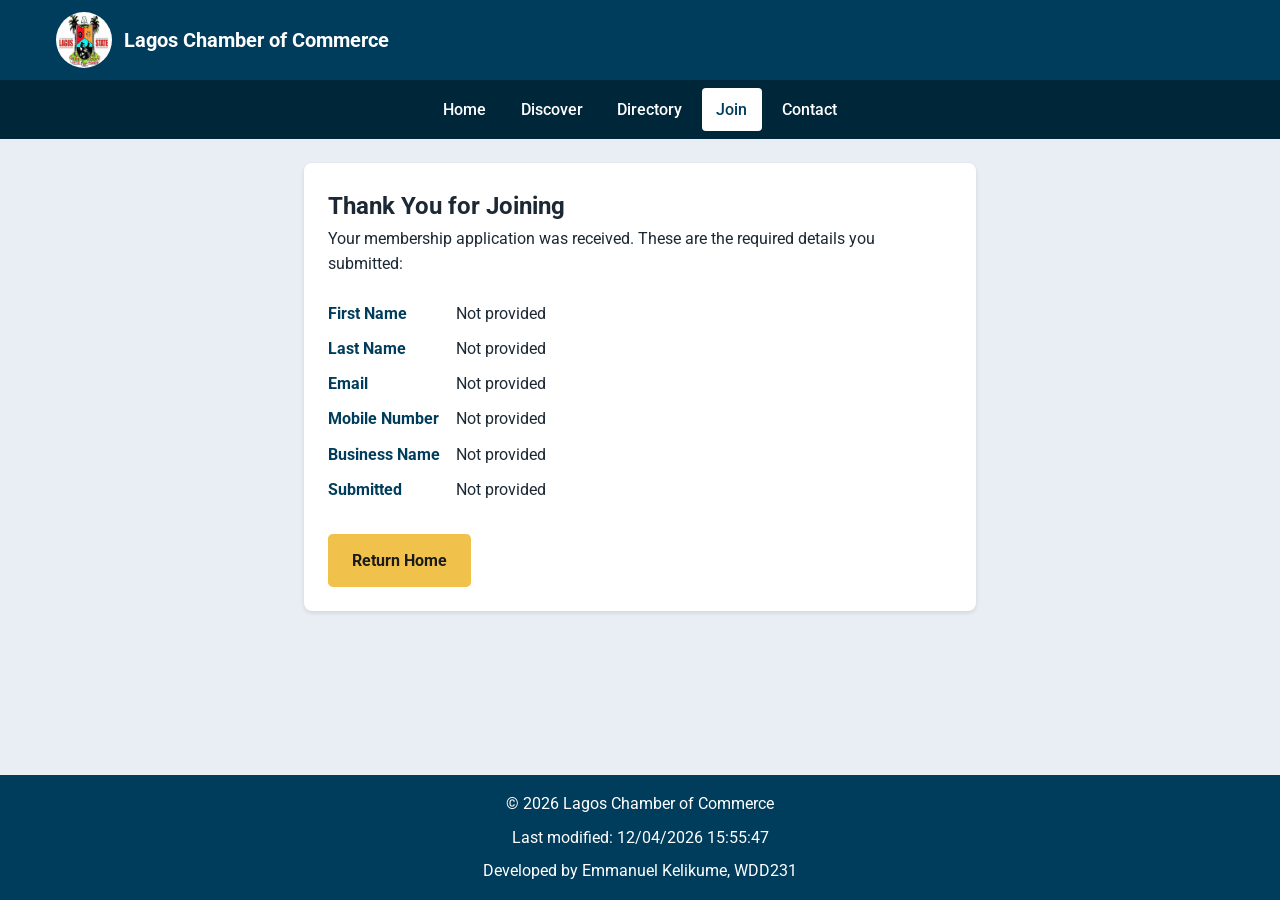
<file: chamber/thankyou.html>
<!DOCTYPE html>
<html lang="en">

<head>
    <meta charset="UTF-8">
    <meta name="viewport" content="width=device-width, initial-scale=1.0">
    <meta name="description" content="Thank you for applying to the Lagos Chamber of Commerce. Review your submitted membership information here.">
    <meta name="author" content="Emmanuel Kelikume">
    <meta property="og:title" content="Application Received Lagos Chamber of Commerce">
    <meta property="og:type" content="website">
    <meta property="og:description" content="Thank you for joining the Lagos Chamber of Commerce. Review your submitted application details.">
    <meta property="og:image" content="https://kellyprojects.github.io/wdd231/chamber/images/logo.jpg">
    <meta property="og:url" content="https://kellyprojects.github.io/wdd231/chamber/thankyou.html">
    <title>Application Received - Lagos Chamber of Commerce</title>
    <link rel="preconnect" href="https://fonts.googleapis.com">
    <link rel="preconnect" href="https://fonts.gstatic.com" crossorigin>
    <link href="https://fonts.googleapis.com/css2?family=Roboto:wght@400;500;700&display=swap" rel="stylesheet">
    <link rel="stylesheet" href="styles/normalize.css">
    <link rel="stylesheet" href="styles/base.css">
    <link rel="icon" href="images/favicon.ico">
    <script src="scripts/thankyou.js" defer></script>
    <script src="scripts/site.js" defer></script>
</head>

<body>
    <header>
        <div class="header-content">
            <a href="index.html" class="brand">
                <img src="images/logo.jpg" alt="Lagos Chamber of Commerce logo" width="56" height="56">
                <span class="header-title">Lagos Chamber of Commerce</span>
            </a>
            <button class="menu-toggle" aria-label="Open navigation menu" aria-expanded="false" aria-controls="nav-menu" type="button">☰</button>
        </div>
        <nav>
            <ul id="nav-menu">
                <li><a href="index.html">Home</a></li>
                <li><a href="discover.html">Discover</a></li>
                <li><a href="directory.html">Directory</a></li>
                <li><a href="join.html" class="active">Join</a></li>
                <li><a href="contact.html">Contact</a></li>
            </ul>
        </nav>
    </header>

    <main>
        <section id="thank-you-section" class="card">
            <h1>Thank You for Joining</h1>
            <p>Your membership application was received. These are the required details you submitted:</p>

            <dl class="submitted-data">
                <dt>First Name</dt>
                <dd id="first-name"></dd>
                <dt>Last Name</dt>
                <dd id="last-name"></dd>
                <dt>Email</dt>
                <dd id="email"></dd>
                <dt>Mobile Number</dt>
                <dd id="phone"></dd>
                <dt>Business Name</dt>
                <dd id="organization-name"></dd>
                <dt>Submitted</dt>
                <dd id="timestamp"></dd>
            </dl>

            <p><a class="cta-button" href="index.html">Return Home</a></p>
        </section>
    </main>

    <footer>
        <div class="footer-content">
            <p>&copy; <span id="current-year"></span> Lagos Chamber of Commerce</p>
            <p>Last modified: <span id="last-modified"></span></p>
            <p>Developed by Emmanuel Kelikume, WDD231</p>
        </div>
    </footer>
</body>

</html>
</file>
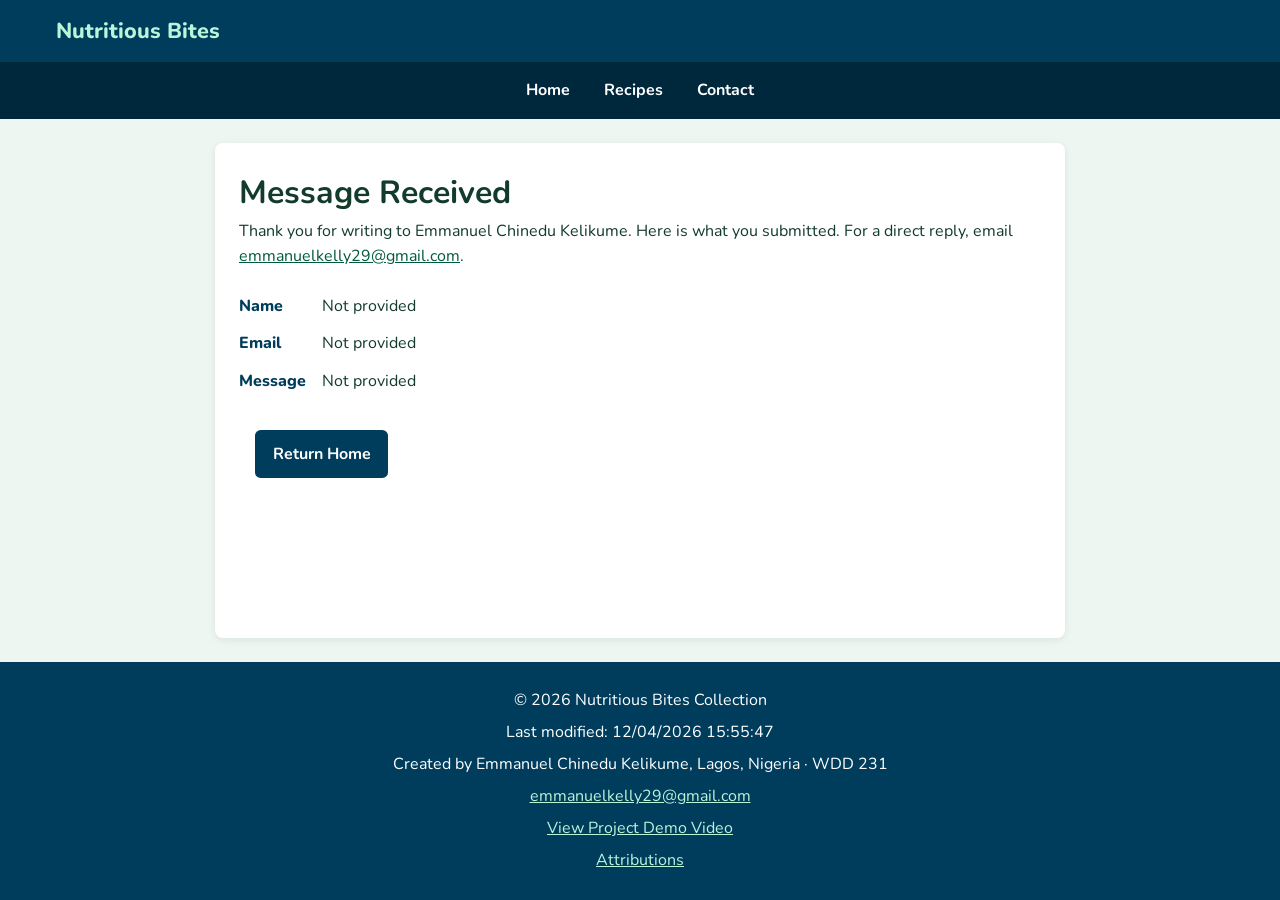
<file: nutritious-bites-collection/action.html>
<!DOCTYPE html>
<html lang="en">

<head>
    <meta charset="UTF-8">
    <meta name="viewport" content="width=device-width, initial-scale=1.0">
    <title>Message Received - Nutritious Bites Collection</title>
    <meta name="description" content="Confirmation page for Nutritious Bites Collection contact form submissions and recipe feedback messages.">
    <meta name="author" content="Emmanuel Chinedu Kelikume">
    <link rel="icon" href="https://kellyprojects.github.io/wdd231/nutritious-bites-collection/favicon.ico">
    <meta property="og:type" content="website">
    <meta property="og:title" content="Message Received at Nutritious Bites Collection">
    <meta property="og:description" content="Thank you for contacting Nutritious Bites Collection. Your message has been received successfully.">
    <meta property="og:image" content="https://kellyprojects.github.io/wdd231/nutritious-bites-collection/images/vegetarian-pasta.jpg">
    <meta property="og:url" content="https://kellyprojects.github.io/wdd231/nutritious-bites-collection/action.html">
    <link rel="preconnect" href="https://fonts.googleapis.com">
    <link rel="preconnect" href="https://fonts.gstatic.com" crossorigin>
    <link href="https://fonts.googleapis.com/css2?family=Nunito:wght@400;600;700;800&display=swap" rel="stylesheet">
    <link rel="stylesheet" href="styles/normalize.css">
    <link rel="stylesheet" href="styles/styles.css">
    <script src="scripts/action.js" type="module"></script>
</head>

<body>
    <header>
        <div class="header-bar">
            <a href="index.html" class="logo">Nutritious Bites</a>
            <button id="menu-toggle" type="button" aria-expanded="false" aria-controls="site-menu" aria-label="Open navigation menu">☰</button>
        </div>
        <nav aria-label="Main navigation">
            <ul id="site-menu">
                <li><a href="index.html">Home</a></li>
                <li><a href="recipes.html">Recipes</a></li>
                <li><a href="contact.html">Contact</a></li>
            </ul>
        </nav>
    </header>
    <main class="action-page">
        <h1>Message Received</h1>
        <p>Thank you for writing to Emmanuel Chinedu Kelikume. Here is what you submitted. For a direct reply, email <a href="mailto:emmanuelkelly29@gmail.com">emmanuelkelly29@gmail.com</a>.</p>
        <dl id="submitted-data"></dl>
        <a class="button-link" href="index.html">Return Home</a>
    </main>
    <footer>
        <p>&copy; <span id="current-year"></span> Nutritious Bites Collection</p>
        <p>Last modified: <span id="last-modified"></span></p>
        <p>Created by Emmanuel Chinedu Kelikume, Lagos, Nigeria · WDD 231</p>
        <p><a href="mailto:emmanuelkelly29@gmail.com">emmanuelkelly29@gmail.com</a></p>
        <p><a href="https://go.screenpal.com/watch/cO6llxnyVlt" target="_blank" rel="noopener">View Project Demo Video</a></p>
        <p><a href="attributions.html">Attributions</a></p>
    </footer>
</body>

</html>
</file>
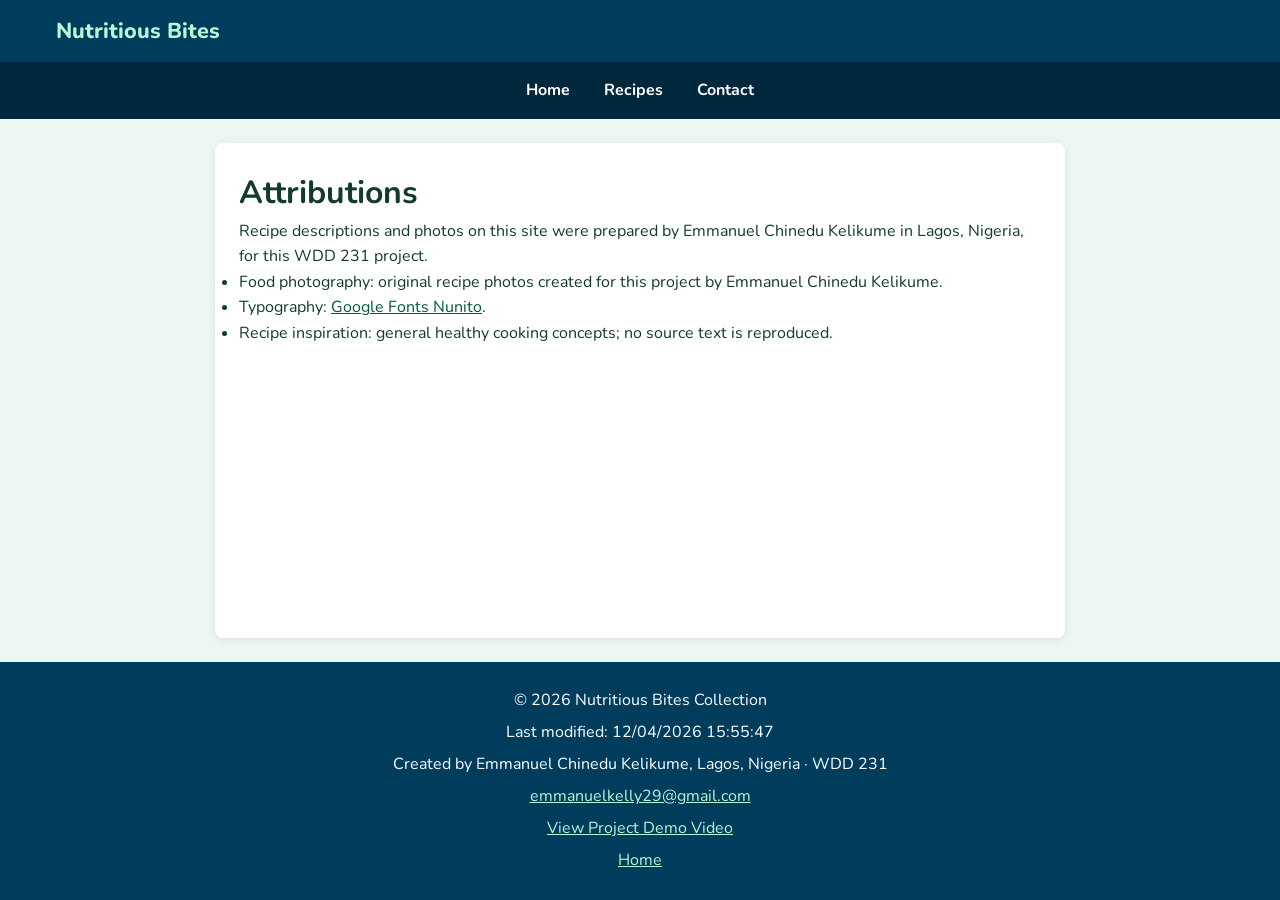
<file: nutritious-bites-collection/attributions.html>
<!DOCTYPE html>
<html lang="en">

<head>
    <meta charset="UTF-8">
    <meta name="viewport" content="width=device-width, initial-scale=1.0">
    <title>Attributions - Nutritious Bites Collection</title>
    <meta name="description" content="Sources and attributions for Nutritious Bites Collection content, typography, and food image assets used on the site.">
    <meta name="author" content="Emmanuel Chinedu Kelikume">
    <link rel="icon" href="https://kellyprojects.github.io/wdd231/nutritious-bites-collection/favicon.ico">
    <meta property="og:type" content="website">
    <meta property="og:title" content="Attributions for Nutritious Bites Collection Site">
    <meta property="og:description" content="View sources and attributions for images, fonts, and content used in the Nutritious Bites Collection project.">
    <meta property="og:image" content="https://kellyprojects.github.io/wdd231/nutritious-bites-collection/images/vegetarian-pasta.jpg">
    <meta property="og:url" content="https://kellyprojects.github.io/wdd231/nutritious-bites-collection/attributions.html">
    <link rel="preconnect" href="https://fonts.googleapis.com">
    <link rel="preconnect" href="https://fonts.gstatic.com" crossorigin>
    <link href="https://fonts.googleapis.com/css2?family=Nunito:wght@400;600;700;800&display=swap" rel="stylesheet">
    <link rel="stylesheet" href="styles/normalize.css">
    <link rel="stylesheet" href="styles/styles.css">
    <script src="scripts/attributions.js" type="module"></script>
</head>

<body>
    <header>
        <div class="header-bar">
            <a href="index.html" class="logo">Nutritious Bites</a>
            <button id="menu-toggle" type="button" aria-expanded="false" aria-controls="site-menu" aria-label="Open navigation menu">☰</button>
        </div>
        <nav aria-label="Main navigation">
            <ul id="site-menu">
                <li><a href="index.html">Home</a></li>
                <li><a href="recipes.html">Recipes</a></li>
                <li><a href="contact.html">Contact</a></li>
            </ul>
        </nav>
    </header>
    <main class="attributions-page">
        <h1>Attributions</h1>
        <p>Recipe descriptions and photos on this site were prepared by Emmanuel Chinedu Kelikume in Lagos, Nigeria, for this WDD 231 project.</p>
        <ul>
            <li>Food photography: original recipe photos created for this project by Emmanuel Chinedu Kelikume.</li>
            <li>Typography: <a href="https://fonts.google.com/specimen/Nunito" rel="noopener">Google Fonts Nunito</a>.</li>
            <li>Recipe inspiration: general healthy cooking concepts; no source text is reproduced.</li>
        </ul>
    </main>
    <footer>
        <p>&copy; <span id="current-year"></span> Nutritious Bites Collection</p>
        <p>Last modified: <span id="last-modified"></span></p>
        <p>Created by Emmanuel Chinedu Kelikume, Lagos, Nigeria · WDD 231</p>
        <p><a href="mailto:emmanuelkelly29@gmail.com">emmanuelkelly29@gmail.com</a></p>
        <p><a href="https://go.screenpal.com/watch/cO6llxnyVlt" target="_blank" rel="noopener">View Project Demo Video</a></p>
        <p><a href="index.html">Home</a></p>
    </footer>
</body>

</html>
</file>
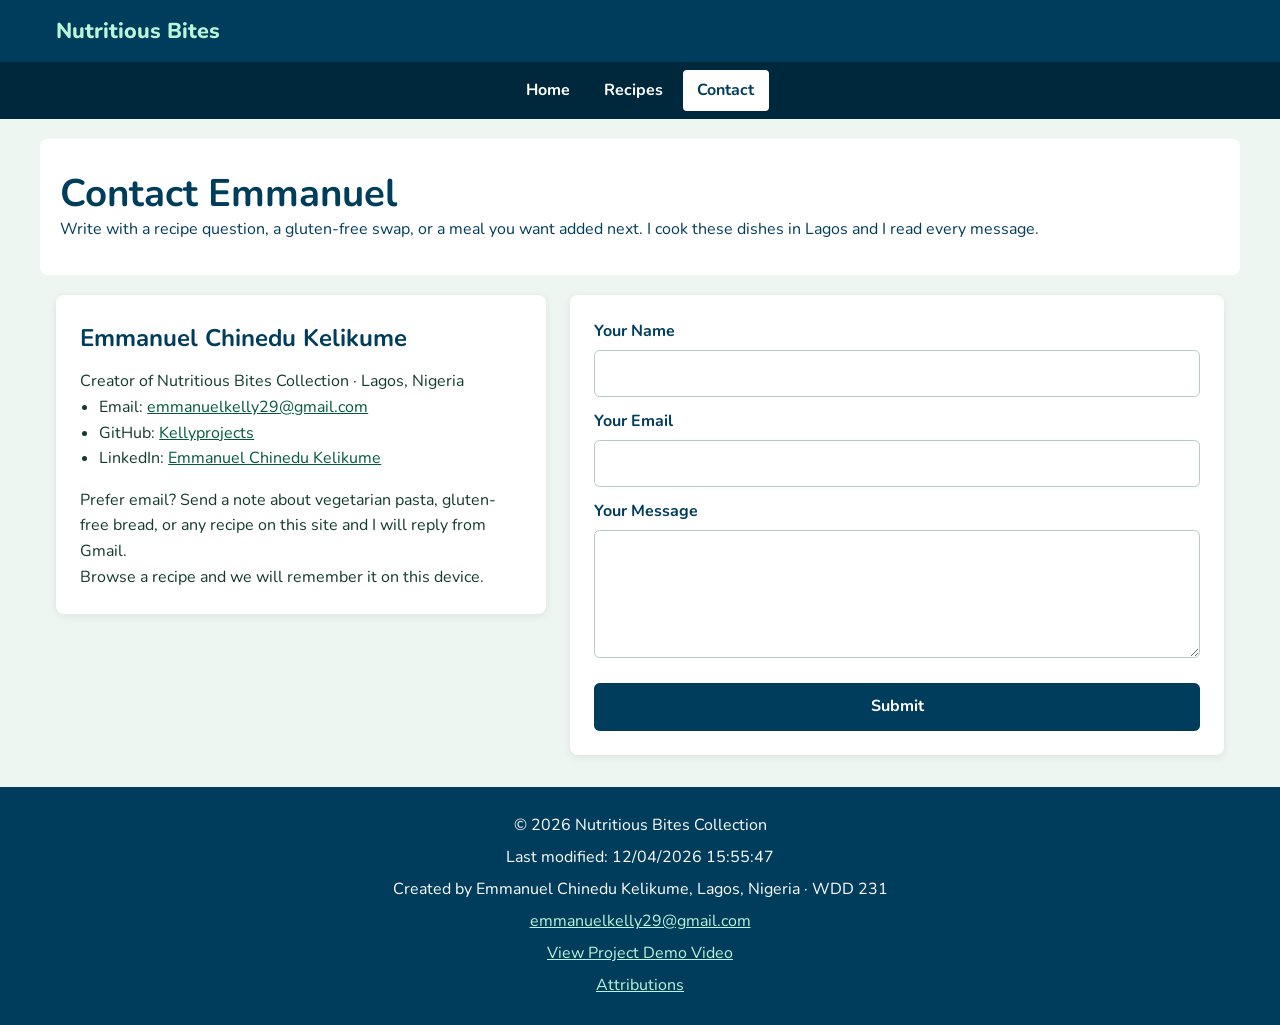
<file: nutritious-bites-collection/contact.html>
<!DOCTYPE html>
<html lang="en">

<head>
    <meta charset="UTF-8">
    <meta name="viewport" content="width=device-width, initial-scale=1.0">
    <title>Contact - Nutritious Bites Collection</title>
    <meta name="description" content="Contact Nutritious Bites Collection with recipe questions, healthy cooking suggestions, or feedback about the site.">
    <meta name="author" content="Emmanuel Chinedu Kelikume">
    <link rel="icon" href="https://kellyprojects.github.io/wdd231/nutritious-bites-collection/favicon.ico">
    <meta property="og:type" content="website">
    <meta property="og:title" content="Contact Nutritious Bites Collection Support Page">
    <meta property="og:description" content="Send feedback and healthy recipe suggestions to Nutritious Bites Collection. We welcome your cooking ideas.">
    <meta property="og:image" content="https://kellyprojects.github.io/wdd231/nutritious-bites-collection/images/vegetarian-pasta.jpg">
    <meta property="og:url" content="https://kellyprojects.github.io/wdd231/nutritious-bites-collection/contact.html">
    <link rel="preconnect" href="https://fonts.googleapis.com">
    <link rel="preconnect" href="https://fonts.gstatic.com" crossorigin>
    <link href="https://fonts.googleapis.com/css2?family=Nunito:wght@400;600;700;800&display=swap" rel="stylesheet">
    <link rel="stylesheet" href="styles/normalize.css">
    <link rel="stylesheet" href="styles/styles.css">
    <script src="scripts/form.js" type="module"></script>
</head>

<body>
    <header>
        <div class="header-bar">
            <a href="index.html" class="logo">Nutritious Bites</a>
            <button id="menu-toggle" type="button" aria-expanded="false" aria-controls="site-menu" aria-label="Open navigation menu">☰</button>
        </div>
        <nav aria-label="Main navigation">
            <ul id="site-menu">
                <li><a href="index.html">Home</a></li>
                <li><a href="recipes.html">Recipes</a></li>
                <li><a href="contact.html">Contact</a></li>
            </ul>
        </nav>
    </header>
    <main>
        <section class="page-banner">
            <h1>Contact Emmanuel</h1>
            <p>Write with a recipe question, a gluten-free swap, or a meal you want added next. I cook these dishes in Lagos and I read every message.</p>
        </section>
        <div class="contact-layout">
            <aside class="info-card">
                <h2>Emmanuel Chinedu Kelikume</h2>
                <p>Creator of Nutritious Bites Collection · Lagos, Nigeria</p>
                <ul>
                    <li>Email: <a href="mailto:emmanuelkelly29@gmail.com">emmanuelkelly29@gmail.com</a></li>
                    <li>GitHub: <a href="https://github.com/Kellyprojects" rel="noopener" target="_blank">Kellyprojects</a></li>
                    <li>LinkedIn: <a href="https://www.linkedin.com/in/emmanuel-chinedu-kelikume" rel="noopener" target="_blank">Emmanuel Chinedu Kelikume</a></li>
                </ul>
                <p>Prefer email? Send a note about vegetarian pasta, gluten-free bread, or any recipe on this site and I will reply from Gmail.</p>
                <p data-last-viewed></p>
            </aside>
            <form id="contact-form" action="action.html" method="get">
                <label for="name">Your Name
                    <input type="text" id="name" name="name" autocomplete="name" required>
                </label>
                <label for="email">Your Email
                    <input type="email" id="email" name="email" autocomplete="email" required>
                </label>
                <label for="message">Your Message
                    <textarea id="message" name="message" required></textarea>
                </label>
                <button type="submit">Submit</button>
            </form>
        </div>
    </main>
    <footer>
        <p>&copy; <span id="current-year"></span> Nutritious Bites Collection</p>
        <p>Last modified: <span id="last-modified"></span></p>
        <p>Created by Emmanuel Chinedu Kelikume, Lagos, Nigeria · WDD 231</p>
        <p><a href="mailto:emmanuelkelly29@gmail.com">emmanuelkelly29@gmail.com</a></p>
        <p><a href="https://go.screenpal.com/watch/cO6llxnyVlt" target="_blank" rel="noopener">View Project Demo Video</a></p>
        <p><a href="attributions.html">Attributions</a></p>
    </footer>
</body>

</html>
</file>
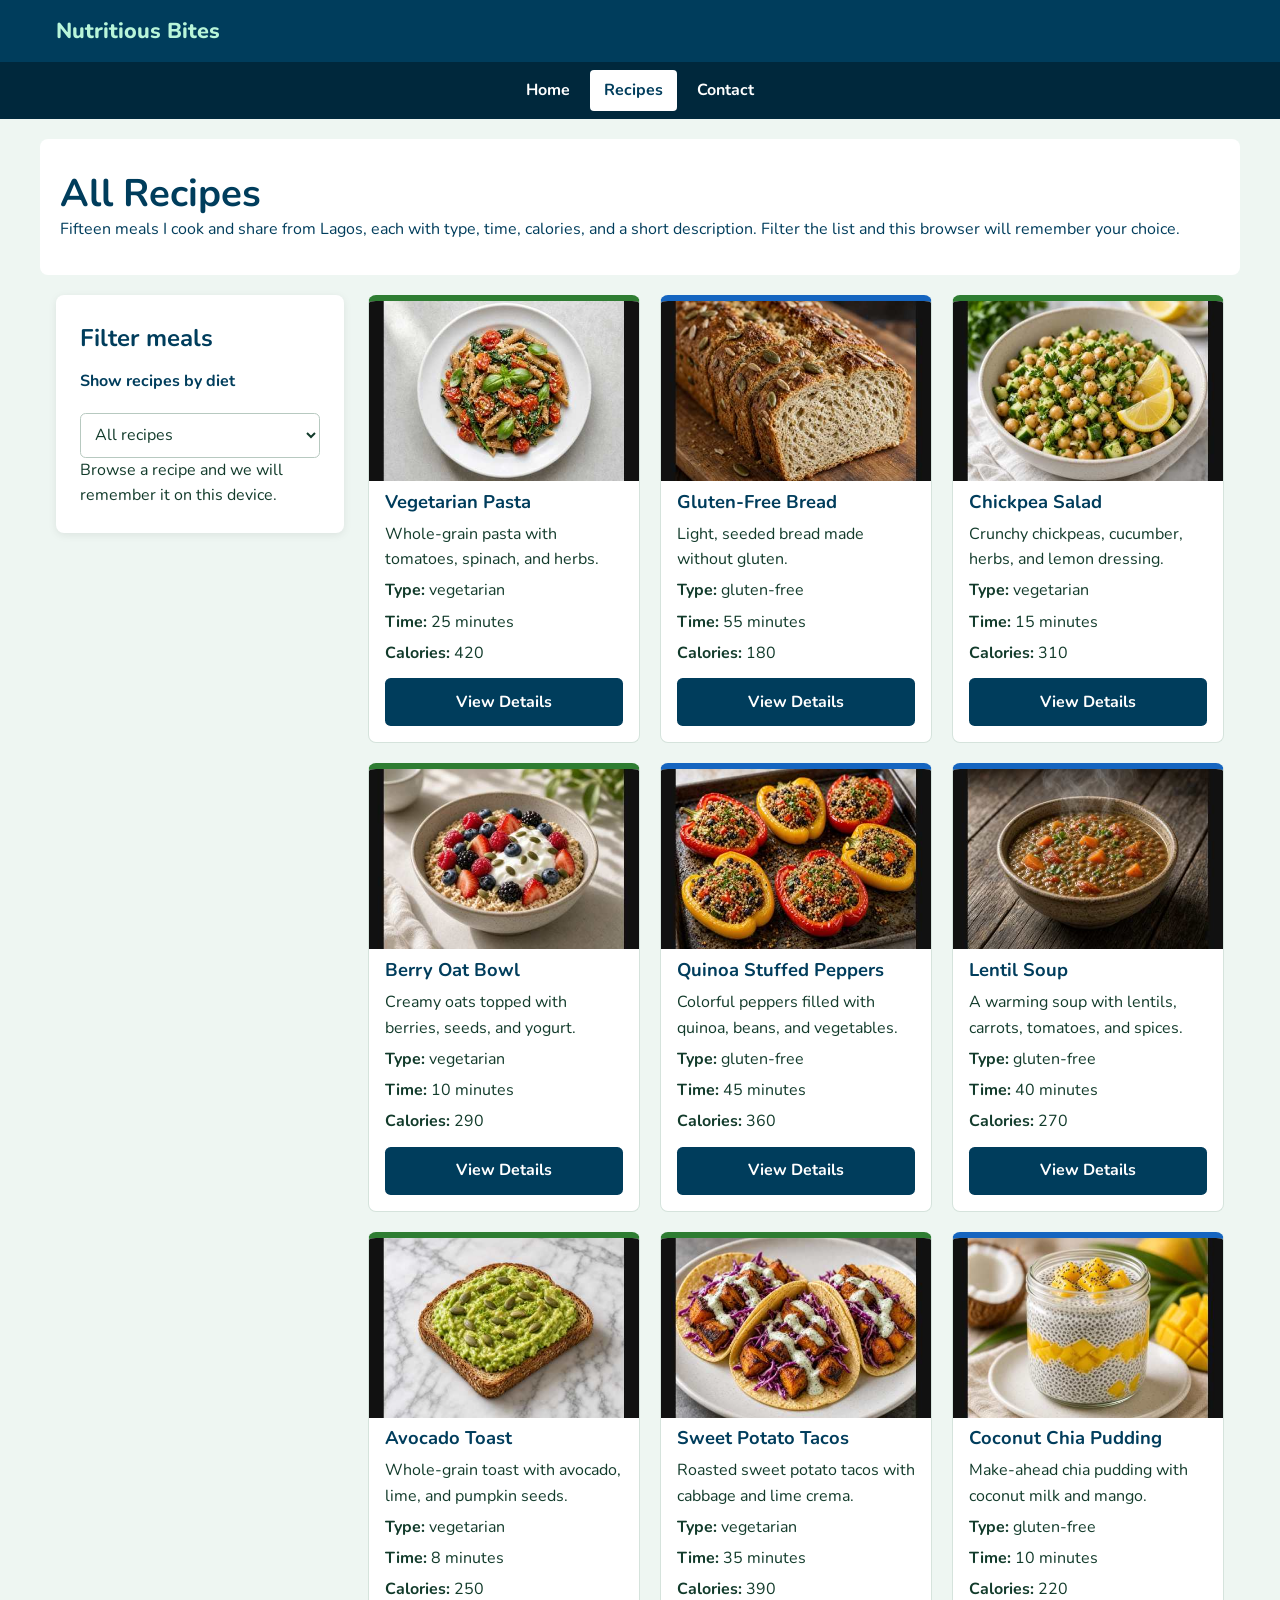
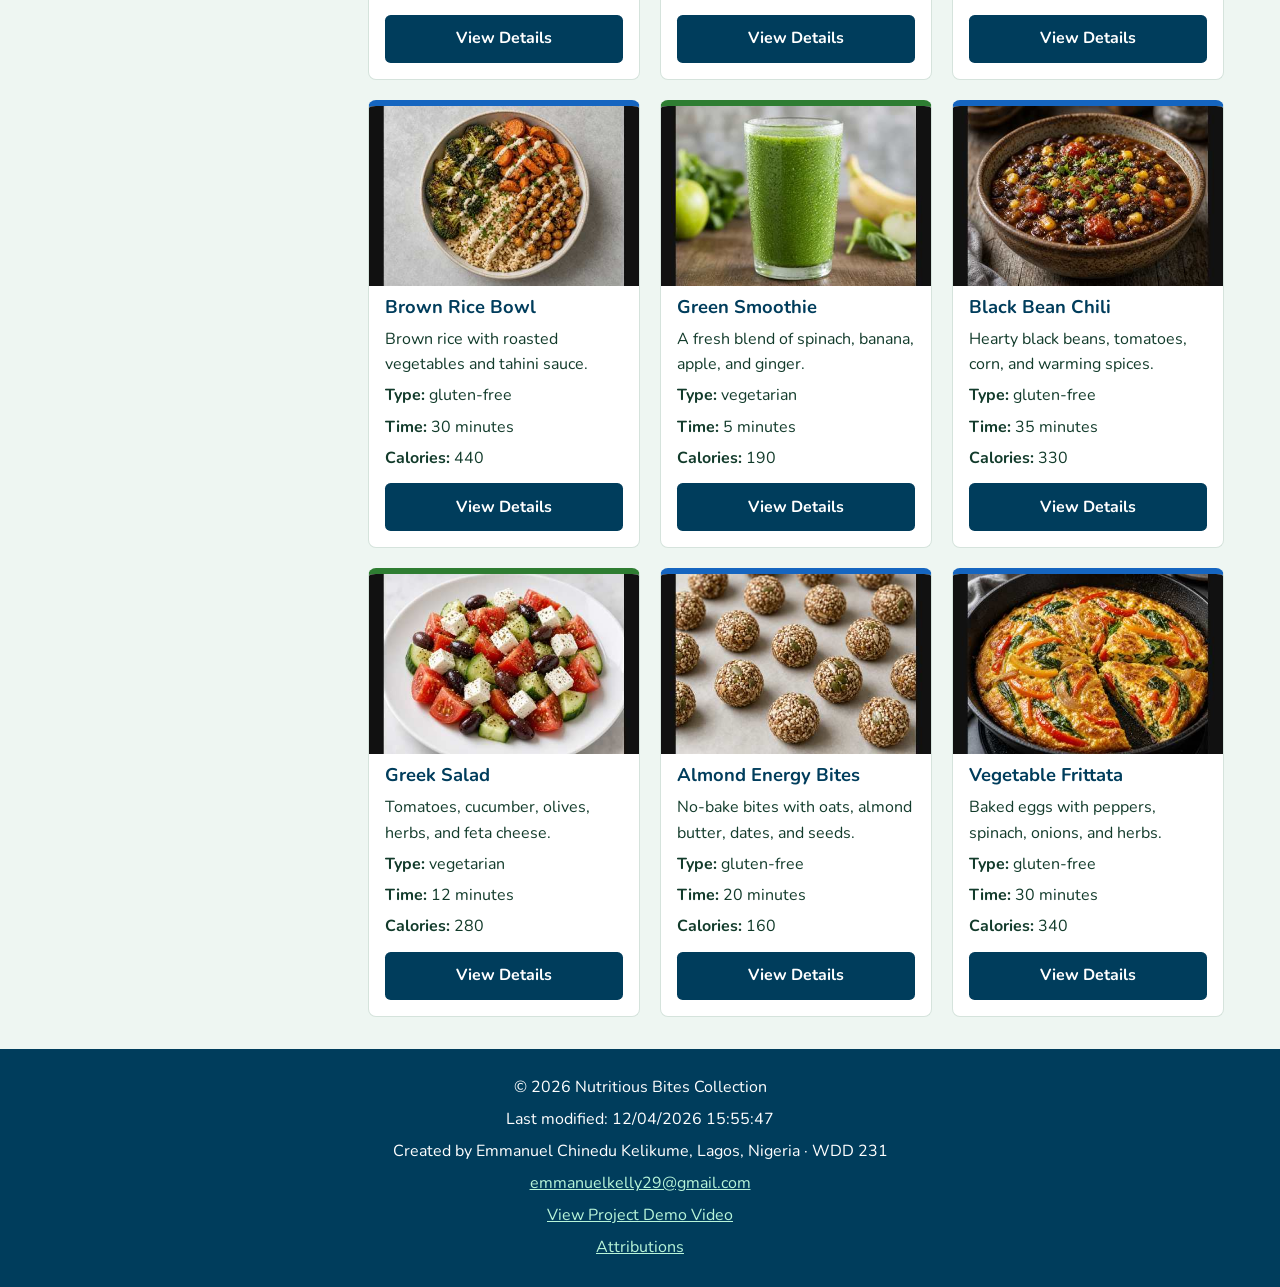
<file: nutritious-bites-collection/recipe.html>
<!DOCTYPE html>
<html lang="en">

<head>
    <meta charset="UTF-8">
    <meta name="viewport" content="width=device-width, initial-scale=1.0">
    <title>Recipes - Nutritious Bites Collection</title>
    <meta name="description" content="Browse 15 nutritious recipes and filter them by dietary type, including vegetarian and gluten-free meal ideas.">
    <meta name="author" content="Emmanuel Chinedu Kelikume">
    <link rel="icon" href="https://kellyprojects.github.io/wdd231/nutritious-bites-collection/favicon.ico">
    <meta property="og:type" content="website">
    <meta property="og:title" content="Recipes from Nutritious Bites Collection Website">
    <meta property="og:description" content="Browse healthy recipes with ingredients, preparation times, and dietary information for every meal.">
    <meta property="og:image" content="https://kellyprojects.github.io/wdd231/nutritious-bites-collection/images/vegetarian-pasta.jpg">
    <meta property="og:url" content="https://kellyprojects.github.io/wdd231/nutritious-bites-collection/recipe.html">
    <link rel="preconnect" href="https://fonts.googleapis.com">
    <link rel="preconnect" href="https://fonts.gstatic.com" crossorigin>
    <link href="https://fonts.googleapis.com/css2?family=Nunito:wght@400;600;700;800&display=swap" rel="stylesheet">
    <link rel="stylesheet" href="styles/normalize.css">
    <link rel="stylesheet" href="styles/styles.css">
    <script src="scripts/recipe.js" type="module"></script>
</head>

<body>
    <header>
        <div class="header-bar">
            <a href="index.html" class="logo">Nutritious Bites</a>
            <button id="menu-toggle" type="button" aria-expanded="false" aria-controls="site-menu" aria-label="Open navigation menu">☰</button>
        </div>
        <nav aria-label="Main navigation">
            <ul id="site-menu">
                <li><a href="index.html">Home</a></li>
                <li><a href="recipes.html">Recipes</a></li>
                <li><a href="contact.html">Contact</a></li>
            </ul>
        </nav>
    </header>
    <main>
        <section class="page-banner">
            <h1>All Recipes</h1>
            <p>Fifteen meals I cook and share from Lagos, each with type, time, calories, and a short description. Filter the list and this browser will remember your choice.</p>
        </section>
        <div class="recipes-layout">
            <aside class="info-card">
                <h2>Filter meals</h2>
                <label for="filter">Show recipes by diet</label>
                <select id="filter">
                    <option value="all">All recipes</option>
                    <option value="vegetarian">Vegetarian</option>
                    <option value="gluten-free">Gluten-Free</option>
                </select>
                <p data-last-viewed></p>
            </aside>
            <section>
                <h2 class="visually-hidden">Recipe collection</h2>
                <div id="recipe-list"></div>
            </section>
        </div>
        <dialog id="recipe-dialog" aria-labelledby="dialog-title">
            <h2 id="dialog-title">Recipe Details</h2>
            <div id="dialog-content"></div>
            <button id="dialog-close" type="button">Close</button>
        </dialog>
    </main>
    <footer>
        <p>&copy; <span id="current-year"></span> Nutritious Bites Collection</p>
        <p>Last modified: <span id="last-modified"></span></p>
        <p>Created by Emmanuel Chinedu Kelikume, Lagos, Nigeria · WDD 231</p>
        <p><a href="mailto:emmanuelkelly29@gmail.com">emmanuelkelly29@gmail.com</a></p>
        <p><a href="https://go.screenpal.com/watch/cO6llxnyVlt" target="_blank" rel="noopener">View Project Demo Video</a></p>
        <p><a href="attributions.html">Attributions</a></p>
    </footer>
</body>

</html>
</file>
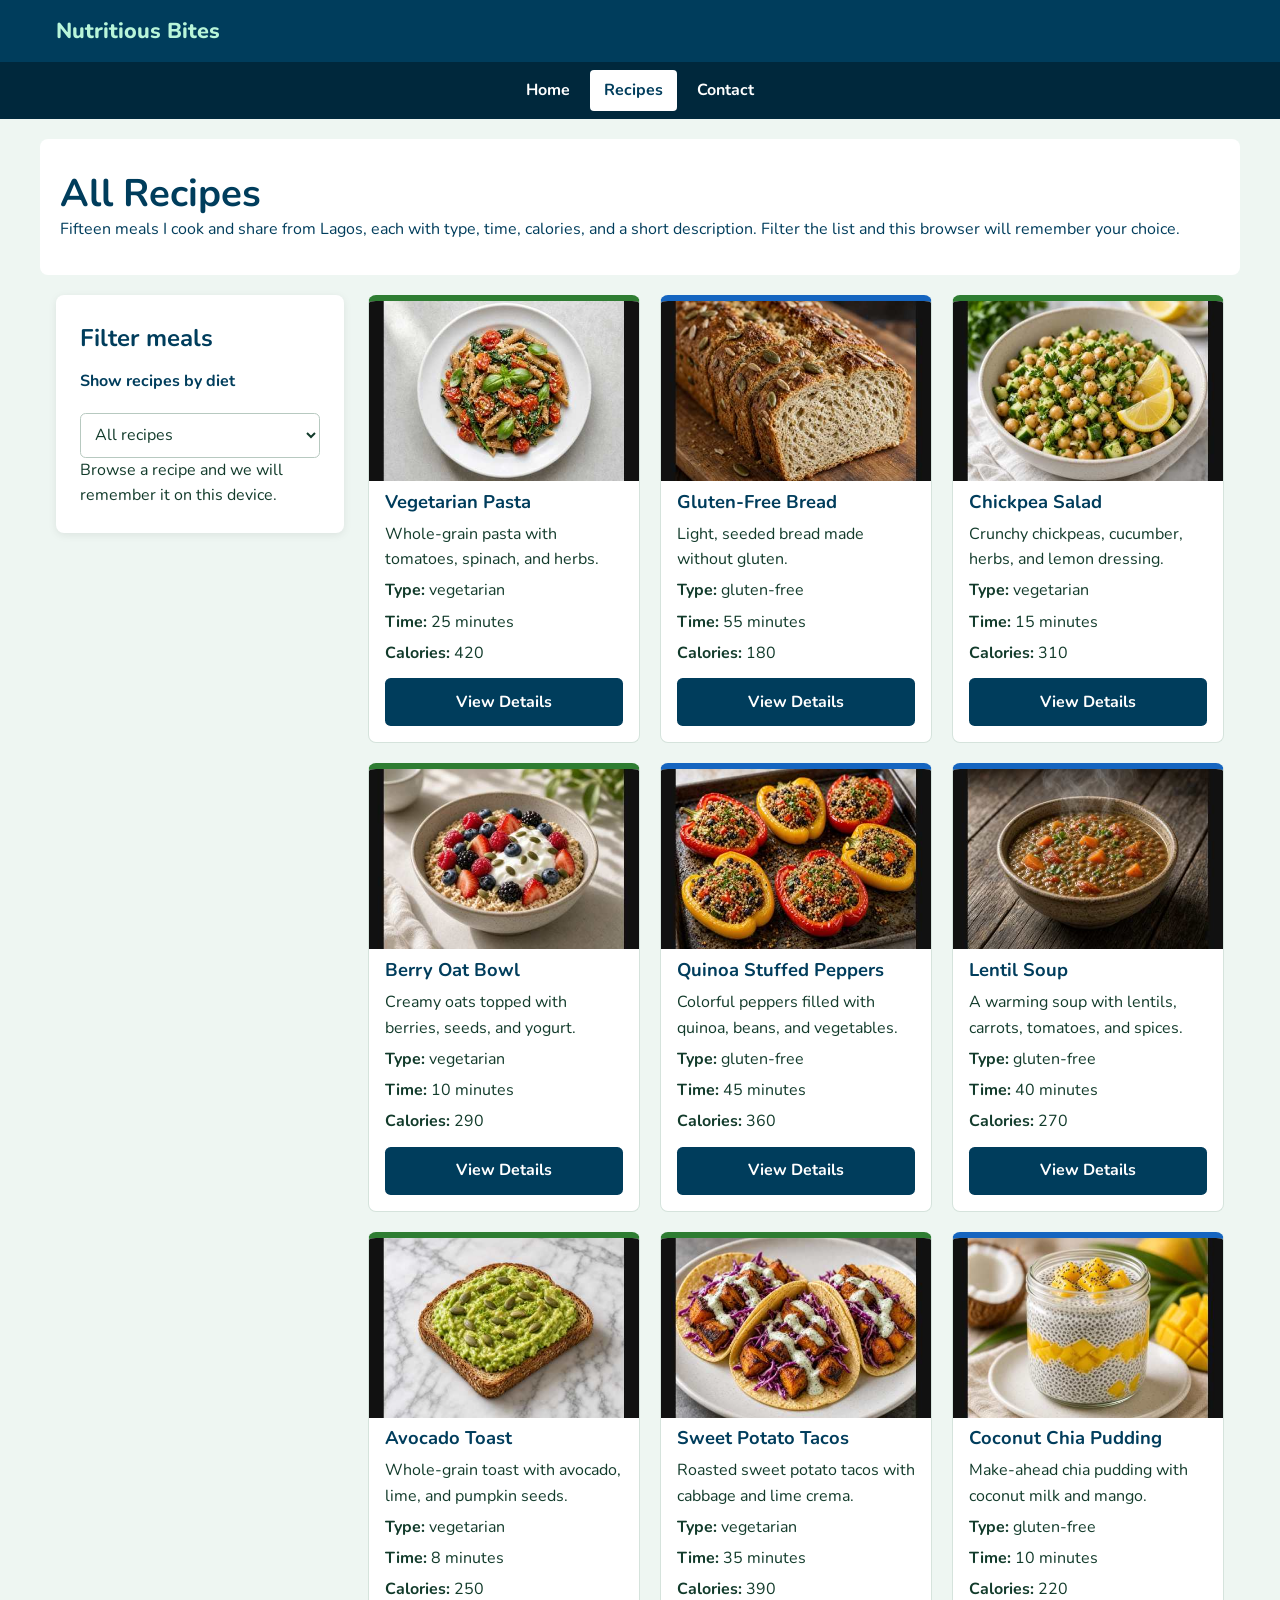
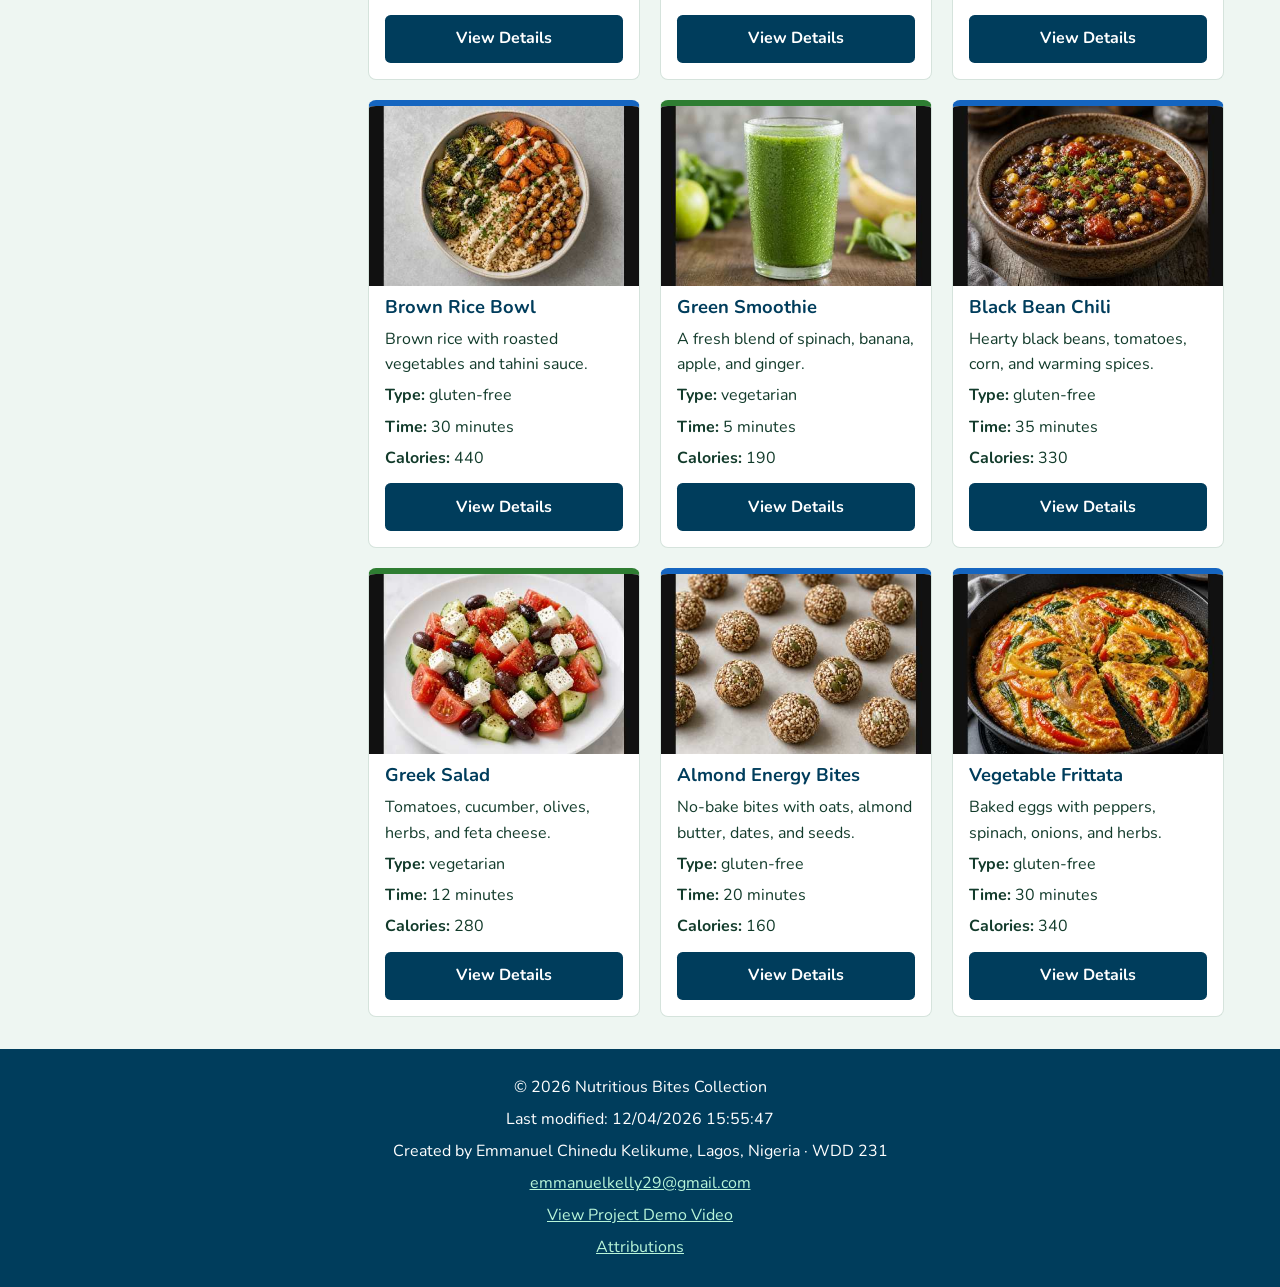
<file: nutritious-bites-collection/recipes.html>
<!DOCTYPE html>
<html lang="en">

<head>
    <meta charset="UTF-8">
    <meta name="viewport" content="width=device-width, initial-scale=1.0">
    <title>Recipes - Nutritious Bites Collection</title>
    <meta name="description" content="Browse 15 nutritious recipes and filter them by dietary type, including vegetarian and gluten-free meal ideas.">
    <meta name="author" content="Emmanuel Chinedu Kelikume">
    <link rel="icon" href="https://kellyprojects.github.io/wdd231/nutritious-bites-collection/favicon.ico">
    <meta property="og:type" content="website">
    <meta property="og:title" content="Recipes from Nutritious Bites Collection Website">
    <meta property="og:description" content="Browse healthy recipes with ingredients, preparation times, and dietary information for every meal.">
    <meta property="og:image" content="https://kellyprojects.github.io/wdd231/nutritious-bites-collection/images/vegetarian-pasta.jpg">
    <meta property="og:url" content="https://kellyprojects.github.io/wdd231/nutritious-bites-collection/recipes.html">
    <link rel="preconnect" href="https://fonts.googleapis.com">
    <link rel="preconnect" href="https://fonts.gstatic.com" crossorigin>
    <link href="https://fonts.googleapis.com/css2?family=Nunito:wght@400;600;700;800&display=swap" rel="stylesheet">
    <link rel="stylesheet" href="styles/normalize.css">
    <link rel="stylesheet" href="styles/styles.css">
    <script src="scripts/recipe.js" type="module"></script>
</head>

<body>
    <header>
        <div class="header-bar">
            <a href="index.html" class="logo">Nutritious Bites</a>
            <button id="menu-toggle" type="button" aria-expanded="false" aria-controls="site-menu" aria-label="Open navigation menu">☰</button>
        </div>
        <nav aria-label="Main navigation">
            <ul id="site-menu">
                <li><a href="index.html">Home</a></li>
                <li><a href="recipes.html">Recipes</a></li>
                <li><a href="contact.html">Contact</a></li>
            </ul>
        </nav>
    </header>
    <main>
        <section class="page-banner">
            <h1>All Recipes</h1>
            <p>Fifteen meals I cook and share from Lagos, each with type, time, calories, and a short description. Filter the list and this browser will remember your choice.</p>
        </section>
        <div class="recipes-layout">
            <aside class="info-card">
                <h2>Filter meals</h2>
                <label for="filter">Show recipes by diet</label>
                <select id="filter">
                    <option value="all">All recipes</option>
                    <option value="vegetarian">Vegetarian</option>
                    <option value="gluten-free">Gluten-Free</option>
                </select>
                <p data-last-viewed></p>
            </aside>
            <section>
                <h2 class="visually-hidden">Recipe collection</h2>
                <div id="recipe-list"></div>
            </section>
        </div>
        <dialog id="recipe-dialog" aria-labelledby="dialog-title">
            <h2 id="dialog-title">Recipe Details</h2>
            <div id="dialog-content"></div>
            <button id="dialog-close" type="button">Close</button>
        </dialog>
    </main>
    <footer>
        <p>&copy; <span id="current-year"></span> Nutritious Bites Collection</p>
        <p>Last modified: <span id="last-modified"></span></p>
        <p>Created by Emmanuel Chinedu Kelikume, Lagos, Nigeria · WDD 231</p>
        <p><a href="mailto:emmanuelkelly29@gmail.com">emmanuelkelly29@gmail.com</a></p>
        <p><a href="https://go.screenpal.com/watch/cO6llxnyVlt" target="_blank" rel="noopener">View Project Demo Video</a></p>
        <p><a href="attributions.html">Attributions</a></p>
    </footer>
</body>

</html>
</file>
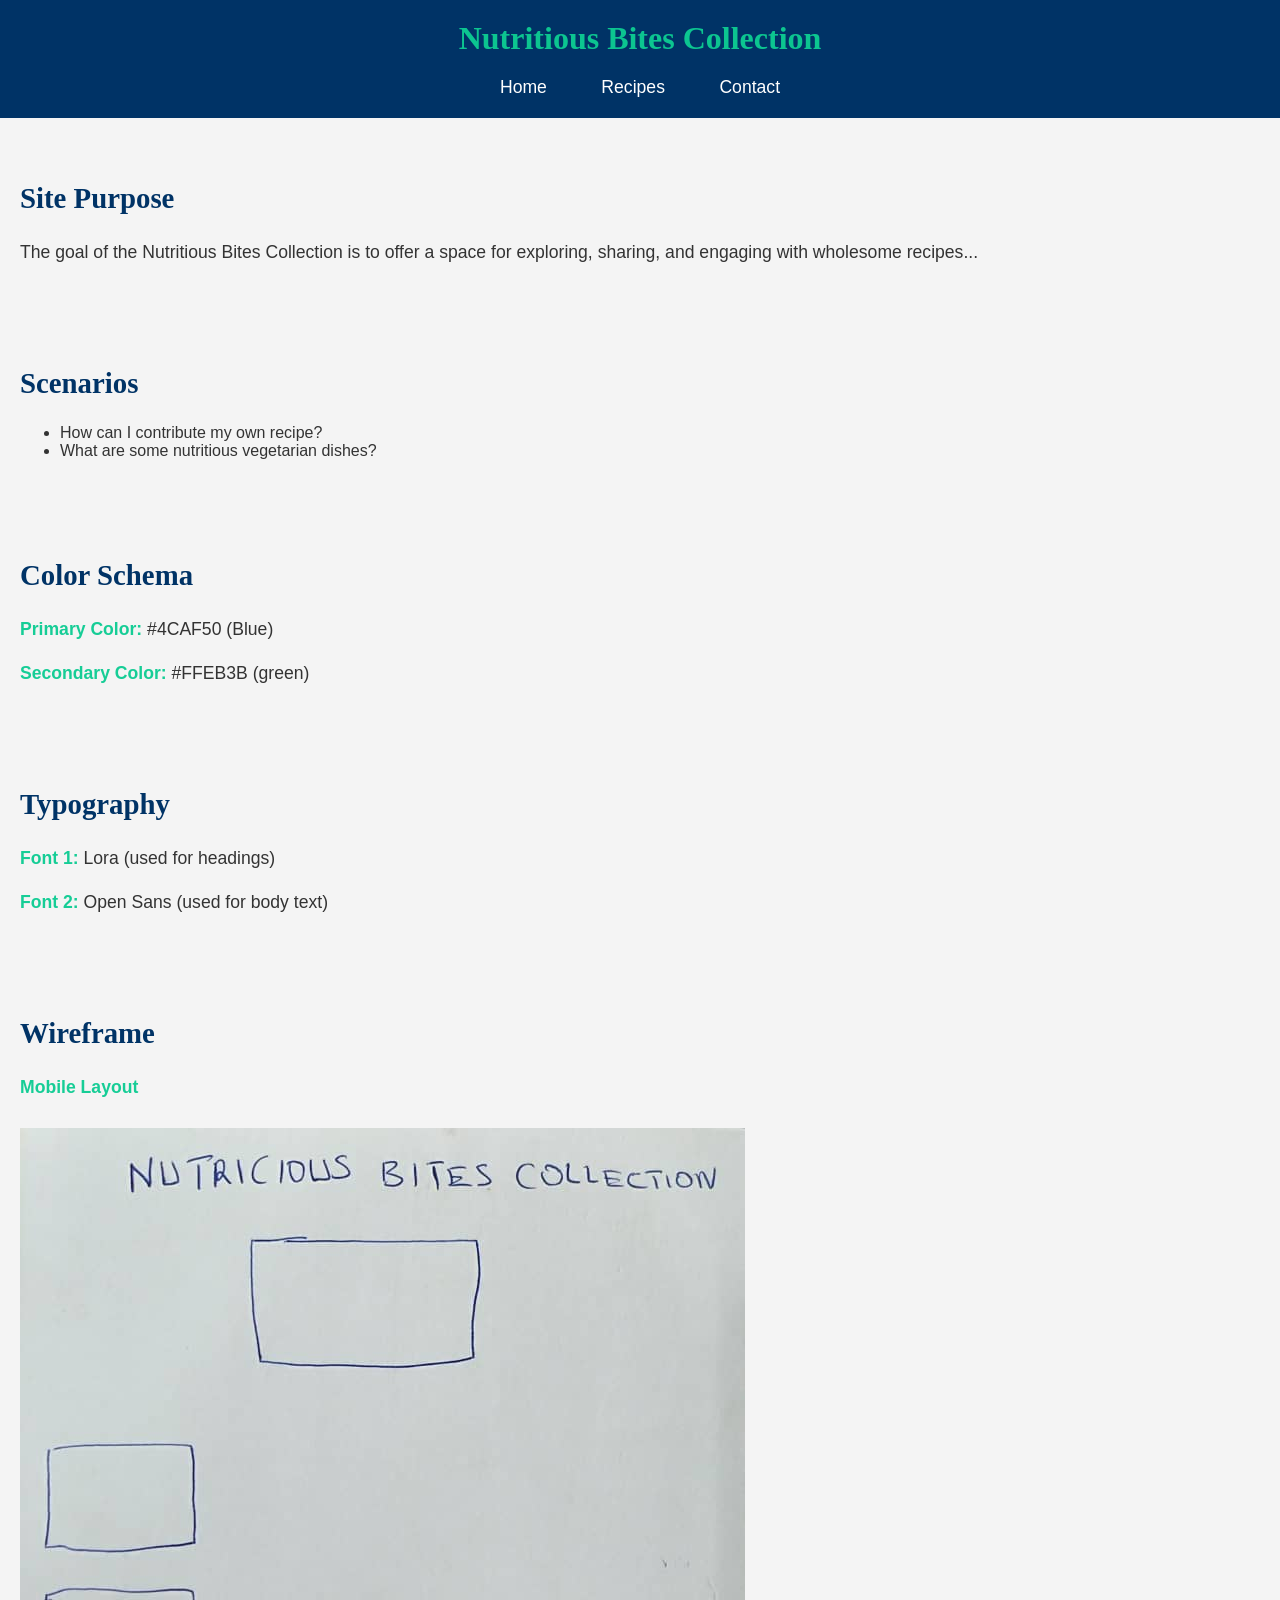
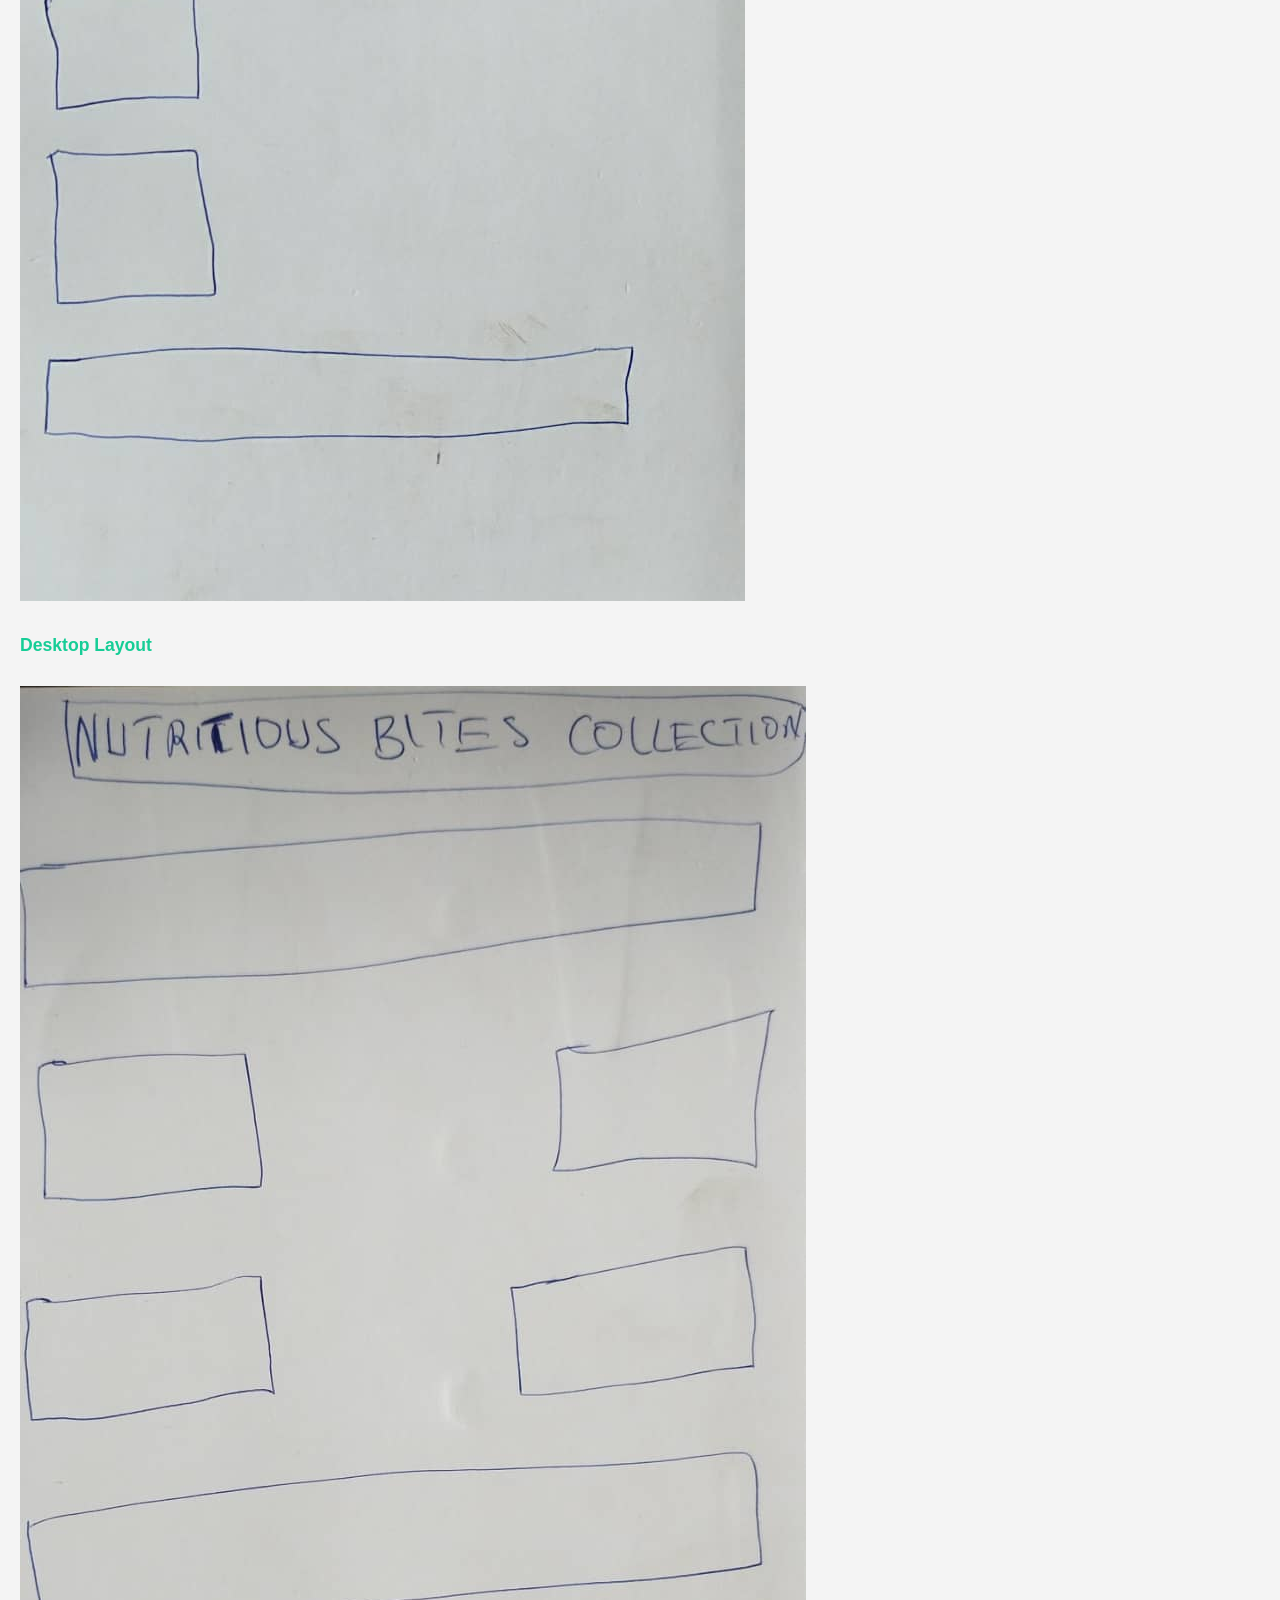
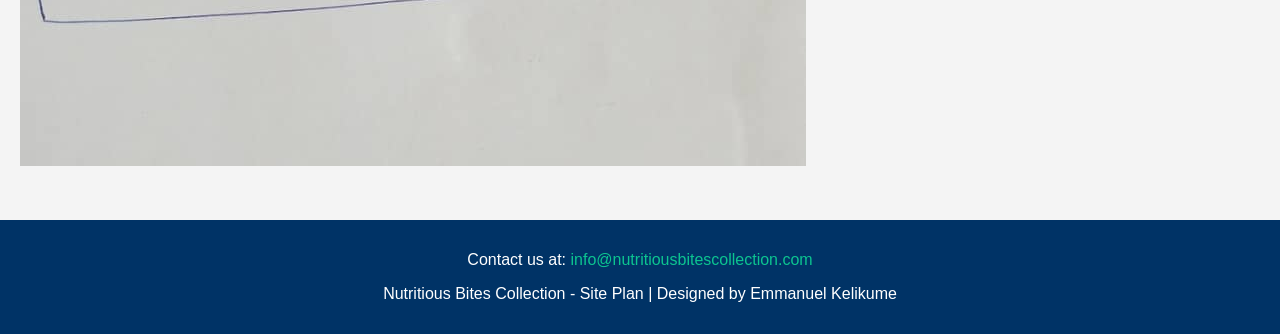
<file: Projects/siteplan.html>
<!DOCTYPE html>
<html lang="en">
<head>
    <meta charset="UTF-8">
    <meta name="viewport" content="width=device-width, initial-scale=1.0">
    <link rel="stylesheet" href="styles/siteplan.css">
    <title>Nutritious Bites Collection - Site Plan</title>
    <style>
        /* Body and Text */
        body {
            font-family: Arial, sans-serif;
            background-color: #f4f4f4; /* Light background for contrast */
            color: #333; /* Dark text color for readability */
            margin: 0;
            padding: 0;
        }

        /* Header */
        header {
            background-color: #003366; /* Blue background */
            color: white;
            padding: 20px;
            text-align: center;
        }

        header h1 {
            margin: 0;
            font-size: 2rem;
            color: #0ccb92f5; /* green color for links in footer */
        }

        /* Navigation */
        nav {
            margin-top: 20px;
        }

        nav a {
            color: white;
            text-decoration: none;
            margin: 0 15px;
            font-size: 1.1rem;
        }

        nav a:hover {
            color: #800000; /* Wine color on hover */
        }

        /* Section Styling */
        section {
            padding: 20px;
            margin: 20px 0;
        }

        section h2 {
            font-size: 1.8rem;
            color: #003366; /* Blue for headings */
        }

        section p {
            font-size: 1.1rem;
            line-height: 1.5;
        }

        section strong {
            color: #0ccb92f5; /* green color for links in footer */
        }

        /* Footer */
        footer {
            background-color: #003366; /* Blue background */
            color: white;
            padding: 15px;
            text-align: center;
        }

        footer a {
            color: #0ccb92f5; /* green color for links in footer */
            text-decoration: none;
        }

        footer a:hover {
            color: #800000; /* Wine color on hover */
        }

        /* Image Styling */
        img {
            max-width: 100%;
            height: auto;
            margin: 10px 0;
        }
    </style>
</head>
<body>
    <header>
        <h1>Nutritious Bites Collection</h1>
        <nav>
            <a href="#home">Home</a>
            <a href="#recipes">Recipes</a>
            <a href="#contact">Contact</a>
        </nav>
    </header>

    <section id="site-purpose">
        <h2>Site Purpose</h2>
        <p>The goal of the Nutritious Bites Collection is to offer a space for exploring, sharing, and engaging with wholesome recipes...</p>
    </section>

    <section id="scenarios">
        <h2>Scenarios</h2>
        <ul>
            <li>How can I contribute my own recipe?</li>
            <li>What are some nutritious vegetarian dishes?</li>
        </ul>
    </section>

    <section id="color-schema">
        <h2>Color Schema</h2>
        <p><strong>Primary Color:</strong> #4CAF50 (Blue)</p>
        <p><strong>Secondary Color:</strong> #FFEB3B (green)</p>
    </section>

    <section id="typography">
        <h2>Typography</h2>
        <p><strong>Font 1:</strong> Lora (used for headings)</p>
        <p><strong>Font 2:</strong> Open Sans (used for body text)</p>
    </section>

    <!-- Wireframes Section -->
    <section>
        <h2>Wireframe</h2>
        <p><strong>Mobile Layout</strong></p>
        <img src="images/wireframe web.jpg" alt="Mobile Wireframe" />

        <p><strong>Desktop Layout</strong></p>
        <img src="images/wireframe desktop.jpg" alt="Desktop Wireframe" />
    </section>

    <footer>
        <p>Contact us at: <a href="mailto:info@nutritiousbitescollection.com">info@nutritiousbitescollection.com</a></p>
        <p>Nutritious Bites Collection - Site Plan | Designed by Emmanuel Kelikume</p>
    </footer>
</body>
</html>
</file>
<file: styles/small.css>
/* Small.css - Mobile-first styles */
* {
  box-sizing: border-box;
  margin: 0;
  padding: 0;
}

body {
  font-family: "Roboto", sans-serif;
  background-color: #f4f4f4;
  color: #333;
  text-align: center;
}

header {
  background-color: #2c3e50;
  color: white;
  display: flex;
  align-items: center;
  justify-content: space-between;
  padding: 10px 15px;
}

header img {
  width: 60px;
  height: 75px;
  border-radius: 5px;
  object-fit: cover;
}

header span {
  font-size: 1.3rem;
  font-weight: bold;
}

#menu-toggle {
  background: none;
  border: none;
  font-size: 28px;
  color: white;
  cursor: pointer;
  display: block;
}

/* Mobile Navigation */
nav {
  background-color: #34495e;
}

nav ul {
  list-style: none;
  padding: 0;
  display: flex;
  flex-direction: column;
}

nav ul.hide {
  display: none;
}

nav ul li a {
  display: block;
  color: white;
  text-decoration: none;
  font-size: 16px;
  padding: 12px;
  border-bottom: 1px solid rgba(255, 255, 255, 0.1);
  transition: color 0.3s, background 0.3s;
}

nav ul li a:hover,
nav ul li a.active {
  color: yellow;
  background-color: #164e70;
}

main {
  padding: 15px;
}

.home {
  color: #164e70;
  text-align: left;
  margin-bottom: 15px;
}

section {
  background: white;
  padding: 15px;
  margin: 15px auto;
  border-radius: 8px;
  box-shadow: 2px 2px 10px rgba(0, 0, 0, 0.1);
  max-width: 100%;
}

.course-work--1,
.location--1,
.certificate--1 {
  margin: -15px -15px 15px -15px;
  color: #fff;
  background-color: #164e70;
  border-radius: 8px 8px 0 0;
  padding: 10px;
  font-size: 1.1rem;
}

.course-work ul {
  padding-left: 20px;
  text-align: left;
}

.course-work li {
  padding: 4px 0;
}

.location img {
  width: 100%;
  max-width: 350px;
  height: auto;
  border-radius: 5px;
  margin: 10px 0;
}

/* Filter Buttons */
.filter-buttons {
  display: flex;
  justify-content: center;
  gap: 10px;
  margin-bottom: 10px;
}

.filter-buttons button {
  background: #164e70;
  color: white;
  padding: 8px 16px;
  border: none;
  border-radius: 5px;
  cursor: pointer;
  font-size: 14px;
  flex: 1;
  max-width: 100px;
}

.filter-buttons button:hover {
  background: #0056b3;
}

#total-credits {
  font-weight: bold;
  font-size: 1.1rem;
  color: #164e70;
  margin: 10px 0;
}

/* Dynamic Course List Grid for Mobile */
.courses {
  display: grid;
  grid-template-columns: 1fr;
  gap: 12px;
  margin-top: 10px;
}

.course-card {
  background: #62321b;
  color: white;
  padding: 12px;
  border: none;
  border-radius: 5px;
  cursor: pointer;
  font-size: 14px;
  font-weight: bold;
  width: 100%;
  box-sizing: border-box;
}

.course-card.completed {
  background: #e6eded;
  color: black;
  border: 1px solid #164e70;
}

/* Footer Styling */
footer {
  background-color: #2c3e50;
  color: white;
  text-align: center;
  padding: 15px;
}

.footer-content {
  display: flex;
  flex-direction: column;
  align-items: center;
  gap: 8px;
  margin-bottom: 8px;
}

.footer-content img {
  width: 40px;
  height: auto;
}

#lastModified {
  margin-top: 5px;
  font-size: 13px;
  color: #f1c40f;
}
</file>
<file: styles/large.css>
/* Large.css - Desktop-specific styles */
@media (min-width: 768px) {
  body {
    font-family: "Roboto", sans-serif;
    margin: 0;
    padding: 0;
    background-color: #f4f4f4;
    text-align: center;
  }

  header {
    display: flex;
    align-items: center;
    background-color: #164e70;
    color: white;
    justify-content: flex-start;
    gap: 20px;
    padding: 10px 20px;
  }

  header img {
    width: 90px;
    height: 120px;
  }

  header span {
    font-size: 1.8rem;
    font-weight: bold;
  }

  nav {
    background-color: #2c3e50;
  }

  nav ul {
    display: flex;
    justify-content: center;
    gap: 40px;
    list-style: none;
    padding: 10px 0;
  }

  nav ul li a {
    color: white;
    text-decoration: none;
    font-weight: bold;
  }

  nav ul.hide {
    display: flex;
  }

  #menu-toggle {
    display: none;
  }

  main {
    max-width: 1000px;
    margin: 20px auto;
    padding: 0 15px;
  }

  .home {
    color: #164e70;
    text-align: left;
    margin-bottom: 15px;
  }

  .course-location {
    display: flex;
    flex-direction: row;
    gap: 20px;
    margin-bottom: 25px;
  }

  .course-work, .location {
    background: #fff;
    border: 1px solid #ccc;
    border-radius: 8px;
    padding: 15px;
  }

  .course-work {
    flex: 2;
  }

  .location {
    flex: 1;
  }

  .course-work--1, .location--1, .certificate--1 {
    margin: -15px -15px 15px -15px;
    color: #fff;
    background-color: #164e70;
    height: 2.5rem;
    border-radius: 8px 8px 0 0;
    padding-top: 5px;
  }

  .course-work ul {
    padding-left: 25px;
    text-align: left;
  }

  section img {
    width: 80%;
    height: auto;
    border-radius: 5px;
  }

  .certificate {
    background: #fff;
    border: 1px solid #ccc;
    border-radius: 8px;
    padding: 15px;
    margin-bottom: 25px;
  }

  .filter-buttons {
    margin-bottom: 15px;
  }

  .filter-buttons button {
    background: #164e70;
    color: white;
    padding: 10px 20px;
    border: none;
    border-radius: 5px;
    cursor: pointer;
    font-size: 14px;
    margin: 0 10px;
  }

  .filter-buttons button:hover {
    background-color: #2c3e50;
  }

  #total-credits {
    font-weight: bold;
    margin: 15px 0;
    font-size: 1.1rem;
    color: #164e70;
  }

  .courses {
    display: grid;
    grid-template-columns: repeat(3, 1fr);
    gap: 15px;
    width: 100%;
    margin-top: 15px;
  }

  .course-card {
    background: #62321b;
    color: white;
    padding: 15px;
    border: none;
    border-radius: 5px;
    font-weight: bold;
    font-size: 14px;
    cursor: pointer;
    transition: background 0.3s;
  }

  .course-card.completed {
    background: #e6eded;
    color: #000;
    border: 1px solid #164e70;
  }

  footer {
    background-color: #2c3e50;
    color: white;
    text-align: center;
    padding: 15px;
  }

  .footer-content {
    display: flex;
    align-items: center;
    justify-content: center;
    gap: 10px;
    margin-bottom: 5px;
  }

  .footer-content img {
    width: 40px;
    height: auto;
  }

  #lastModified {
    font-size: 14px;
  }
}
</file>
<file: chamber/styles/base.css>
* {
    margin: 0;
    padding: 0;
    box-sizing: border-box;
}

body {
    font-family: "Roboto", sans-serif;
    background-color: #e8eef3;
    color: #1c2833;
    line-height: 1.6;
    min-height: 100vh;
    display: flex;
    flex-direction: column;
}

img {
    max-width: 100%;
    height: auto;
}

a {
    color: #005bb7;
}

header {
    background-color: #003d5c;
    color: #ffffff;
}

.header-content {
    display: flex;
    align-items: center;
    justify-content: space-between;
    gap: 1rem;
    max-width: 1200px;
    margin: 0 auto;
    padding: 0.75rem 1rem;
}

.brand {
    display: flex;
    align-items: center;
    gap: 0.75rem;
    color: #ffffff;
    text-decoration: none;
}

.brand img,
header img {
    width: 56px;
    height: 56px;
    border-radius: 50%;
    object-fit: cover;
}

.header-title,
.directory-title,
.header-content h1 {
    font-size: 1.25rem;
    font-weight: 700;
    color: #ffffff;
}

.menu-toggle {
    display: none;
    background-color: #003d5c;
    border: 0;
    color: #ffffff;
    font-size: 1.8rem;
    cursor: pointer;
}

nav {
    background-color: #00263a;
}

nav ul {
    display: flex;
    flex-wrap: wrap;
    justify-content: center;
    gap: 0.35rem;
    list-style: none;
    max-width: 1200px;
    margin: 0 auto;
    padding: 0.5rem 1rem;
}

nav ul li a {
    display: block;
    padding: 0.55rem 0.9rem;
    color: #ffffff;
    text-decoration: none;
    font-weight: 500;
    border-radius: 0.25rem;
}

nav ul li a:hover,
nav ul li a.active {
    background-color: #ffffff;
    color: #003d5c;
}

main {
    flex: 1;
    padding: 0 0 2rem;
}

main > h1 {
    max-width: 1200px;
    margin: 1rem auto 0.5rem;
    padding: 0 1.5rem;
    color: #003d5c;
}

.page-intro,
.visitor-banner,
.discover-intro {
    max-width: 1200px;
    margin: 0 auto 1.5rem;
    padding: 1rem 1.5rem;
}

.visitor-banner {
    display: flex;
    flex-wrap: wrap;
    align-items: center;
    justify-content: space-between;
    gap: 1rem;
    margin-top: 1.25rem;
    background-color: #ffffff;
    border-left: 0.3rem solid #005bb7;
}

.visitor-message {
    margin: 0;
    font-weight: 500;
}

#visitor-close {
    flex-shrink: 0;
    padding: 0.4rem 0.8rem;
    border: 0;
    border-radius: 0.25rem;
    background-color: #003d5c;
    color: #ffffff;
    font: inherit;
    cursor: pointer;
}

#hero {
    position: relative;
    min-height: 22rem;
    margin: 0 0 1.5rem;
    overflow: hidden;
}

.hero-image {
    display: block;
    width: 100%;
    height: 28rem;
    object-fit: cover;
    object-position: center;
}

.hero-text {
    position: absolute;
    top: 0;
    right: 0;
    bottom: 0;
    left: 0;
    display: flex;
    flex-direction: column;
    justify-content: center;
    align-items: center;
    gap: 0.75rem;
    padding: 2rem 1.25rem;
    text-align: center;
    color: #ffffff;
    background-color: rgba(0, 28, 48, 0.48);
}

.hero-text h1,
.hero-text p {
    color: #ffffff;
    text-shadow: 0 1px 8px rgba(0, 0, 0, 0.65);
}

.hero-text h1 {
    font-size: clamp(1.6rem, 4vw, 2.6rem);
    line-height: 1.2;
    max-width: 18ch;
}

.hero-text p {
    max-width: 38rem;
    font-size: 1.05rem;
}

.cta-button,
.submit-btn,
.close-btn {
    display: inline-block;
    margin-top: 0.5rem;
    padding: 0.85rem 1.5rem;
    border: 0;
    border-radius: 0.3rem;
    background-color: #f0c14b;
    color: #1b1b1b;
    font: inherit;
    font-weight: 700;
    text-decoration: none;
    cursor: pointer;
}

.submit-btn,
.close-btn {
    background-color: #003d5c;
    color: #ffffff;
}

.cta-button:hover,
.discover-card button:hover {
    background-color: #ffd56a;
}

.submit-btn:hover,
.close-btn:hover {
    background-color: #00527a;
}

.content-grid,
#events-list,
.main-content,
.sidebar-content {
    max-width: 1200px;
    margin: 0 auto;
    padding: 1rem 1.5rem;
}

.content-grid {
    display: grid;
    grid-template-columns: repeat(auto-fit, minmax(250px, 1fr));
    gap: 1.5rem;
}

.card,
.member-card,
#events-list article {
    background-color: #ffffff;
    border-radius: 8px;
    padding: 1.5rem;
    box-shadow: 0 2px 4px rgba(0, 0, 0, 0.1);
}

.card h2 {
    margin-bottom: 0.75rem;
    color: #003d5c;
}

.card ul,
.sidebar-content ul {
    padding-left: 1.2rem;
}

.secondary-cta {
    display: inline-block;
    padding: 0.5rem 1rem;
    margin-top: 1rem;
    color: #005bb7;
    text-decoration: none;
    border: 2px solid #005bb7;
    border-radius: 4px;
}

.secondary-cta:hover {
    background-color: #005bb7;
    color: #ffffff;
}

form {
    max-width: 600px;
    margin: 0 auto;
    padding: 1rem;
    background-color: #ffffff;
    border: 1px solid #dddddd;
    border-radius: 5px;
}

label {
    display: block;
    margin-bottom: 0.5rem;
    font-weight: 700;
}

input,
select,
textarea {
    width: 100%;
    padding: 0.5rem;
    border: 1px solid #cccccc;
    border-radius: 5px;
}

footer {
    background-color: #003d5c;
    color: #ffffff;
    padding: 1rem;
    text-align: center;
    margin-top: auto;
    width: 100%;
}

.footer-content {
    max-width: 1200px;
    margin: 0 auto;
    display: grid;
    gap: 0.5rem;
}

#spotlight-cards,
#membership-details {
    display: grid;
    gap: 1rem;
}

.spotlight-card {
    display: flex;
    align-items: center;
    gap: 1rem;
    border: 1px solid #dddddd;
    border-radius: 8px;
    padding: 1rem;
    background-color: #f8f9fa;
}

.spotlight-card img,
.member-logo {
    max-width: 150px;
    height: auto;
    border-radius: 8px;
    object-fit: contain;
}

.spotlight-content {
    flex: 1;
}

.spotlight-header {
    position: relative;
    padding: 0.5rem;
    text-align: center;
}

.membership-badge {
    position: absolute;
    top: 0.5rem;
    right: 0.5rem;
    padding: 0.25rem 0.5rem;
    border-radius: 4px;
    font-size: 0.8rem;
    font-weight: 700;
}

.membership-badge.gold {
    background-color: #c9a227;
    color: #1b1b1b;
}

.membership-badge.silver {
    background-color: #c0c0c0;
    color: #1b1b1b;
}

.contact-info p {
    margin: 0.4rem 0;
    color: #555555;
}

.website-link {
    display: inline-block;
    margin-top: 0.5rem;
    color: #005bb7;
    text-decoration: none;
}

.error-message {
    text-align: center;
    padding: 1rem;
    color: #b00020;
}

.forecast-list {
    display: flex;
    gap: 1rem;
    list-style: none;
    padding: 0;
}

.forecast-list li {
    display: grid;
    gap: 0.25rem;
    text-align: center;
}

.view-toggle {
    display: flex;
    gap: 0.75rem;
    margin-bottom: 1rem;
}

#member-list.grid {
    display: grid;
    grid-template-columns: repeat(auto-fit, minmax(220px, 1fr));
    gap: 1rem;
}

#member-list.list {
    display: grid;
    gap: 0.75rem;
}

#member-list.list .member-card {
    display: flex;
    align-items: center;
    justify-content: space-between;
    gap: 1rem;
}

#member-list.list .member-card img {
    display: none;
}

.join-layout {
    display: grid;
    grid-template-columns: 1fr;
    gap: 2rem;
    max-width: 1200px;
    margin: 0 auto;
    padding: 0 1.5rem 2rem;
    align-items: start;
}

.join-layout h2 {
    margin-bottom: 0.5rem;
    color: #003d5c;
}

.join-layout form {
    max-width: none;
    width: 100%;
    margin: 1rem 0 0;
}

.form-row {
    display: grid;
    grid-template-columns: 1fr;
    gap: 0 1rem;
}

#membership-form label {
    margin: 0.75rem 0;
}

#membership-form input,
#membership-form select,
#membership-form textarea {
    margin-top: 0.35rem;
}

#membership-form textarea {
    min-height: 7rem;
}

.membership-card {
    margin: 0;
    border-left: 0.4rem solid #003d5c;
}

#np-card { border-left-color: #2e7d32; }
#bronze-card { border-left-color: #b87333; }
#silver-card { border-left-color: #6e7b8b; }
#gold-card { border-left-color: #c9a227; }

.membership-card h3 {
    margin-bottom: 0.35rem;
    color: #003d5c;
}

.modal {
    display: none;
    position: fixed;
    top: 0;
    right: 0;
    bottom: 0;
    left: 0;
    z-index: 10;
    place-items: center;
    padding: 1rem;
    background-color: rgba(0, 0, 0, 0.65);
}

.modal.open {
    display: grid;
}

.modal-content {
    max-width: 32rem;
    width: 100%;
    padding: 1.5rem;
    background-color: #ffffff;
    color: #1c2833;
}

.modal-content ul {
    margin: 0.75rem 0 0.5rem;
    padding-left: 1.2rem;
}

#membership-details .card {
    animation: reveal-card 800ms ease both;
}

#membership-details .card:nth-child(3) { animation-delay: 120ms; }
#membership-details .card:nth-child(4) { animation-delay: 240ms; }
#membership-details .card:nth-child(5) { animation-delay: 360ms; }

@keyframes reveal-card {
    from { opacity: 0; transform: translateY(1.25rem); }
    to { opacity: 1; transform: translateY(0); }
}

#thank-you-section {
    max-width: 42rem;
    margin: 1.5rem auto;
}

.submitted-data {
    display: grid;
    grid-template-columns: max-content 1fr;
    gap: 0.6rem 1rem;
    margin: 1.5rem 0;
}

.submitted-data dt {
    font-weight: 700;
    color: #003d5c;
}

.submitted-data dd {
    margin: 0;
}

.discover-intro h1 {
    margin-bottom: 0.5rem;
    color: #003d5c;
}

.discover-layout {
    display: grid;
    gap: 1.5rem;
    max-width: 1200px;
    margin: 0 auto;
    padding: 0 1.5rem 2rem;
}

.discover-sidebar {
    display: grid;
    gap: 1rem;
}

.discover-gallery h2 {
    margin-bottom: 0.35rem;
    color: #003d5c;
}

.discover-gallery > p {
    margin-bottom: 1rem;
}

.discover-grid {
    display: grid;
    gap: 1rem;
    grid-template-columns: 1fr;
    grid-template-areas:
        "card1"
        "card2"
        "card3"
        "card4"
        "card5"
        "card6"
        "card7"
        "card8";
}

.card-1 { grid-area: card1; }
.card-2 { grid-area: card2; }
.card-3 { grid-area: card3; }
.card-4 { grid-area: card4; }
.card-5 { grid-area: card5; }
.card-6 { grid-area: card6; }
.card-7 { grid-area: card7; }
.card-8 { grid-area: card8; }

.discover-card {
    display: grid;
    gap: 0.65rem;
    padding: 0 0 1rem;
    overflow: hidden;
    background-color: #ffffff;
    border: 1px solid #d5dde3;
    border-radius: 8px;
    box-shadow: 0 2px 4px rgba(0, 0, 0, 0.1);
}

.discover-card h2 {
    padding: 1rem 1rem 0;
    color: #003d5c;
    font-size: 1.15rem;
    line-height: 1.3;
}

.discover-card figure {
    margin: 0;
    overflow: hidden;
}

.discover-card img {
    display: block;
    width: 100%;
    height: 200px;
    object-fit: cover;
}

.discover-card address,
.discover-card p {
    padding: 0 1rem;
    font-size: 0.95rem;
}

.discover-card address {
    font-style: normal;
    color: #005bb7;
}

.discover-card button {
    justify-self: start;
    margin: 0 1rem;
    padding: 0.55rem 1rem;
    border: 0;
    border-radius: 0.3rem;
    background-color: #f0c14b;
    color: #1b1b1b;
    font: inherit;
    font-weight: 700;
    cursor: pointer;
}

@media (min-width: 640px) {
    .form-row {
        grid-template-columns: 1fr 1fr;
    }
}

@media (min-width: 900px) {
    .join-layout {
        grid-template-columns: minmax(0, 1.4fr) minmax(16rem, 0.9fr);
    }
}

@media (min-width: 641px) {
    .discover-grid {
        grid-template-columns: 1fr 1fr;
        grid-template-areas:
            "card1 card2"
            "card3 card3"
            "card4 card5"
            "card6 card6"
            "card7 card8";
    }

    .discover-card figure img {
        transition: transform 280ms ease, filter 280ms ease;
    }

    .discover-card:hover figure img {
        transform: scale(1.06);
        filter: brightness(1.08) saturate(1.12);
    }
}

@media (min-width: 1025px) {
    .discover-layout {
        grid-template-columns: 18.5rem minmax(0, 1fr);
        align-items: start;
    }

    .discover-grid {
        grid-template-columns: repeat(4, 1fr);
        grid-template-areas:
            "card1 card1 card2 card3"
            "card4 card5 card5 card3"
            "card4 card6 card7 card8"
            "card4 card6 card7 card8";
    }
}

@media (max-width: 768px) {
    .menu-toggle {
        display: block;
    }

    nav ul {
        display: none;
        flex-direction: column;
        width: 100%;
        text-align: center;
    }

    nav ul.show {
        display: flex;
    }

    .hero-image,
    #hero {
        min-height: 20rem;
        height: 20rem;
    }

    .content-grid,
    #member-list.grid {
        grid-template-columns: 1fr;
    }

    #member-list.list .member-card {
        flex-direction: column;
        text-align: center;
    }

    .spotlight-card {
        flex-direction: column;
        text-align: center;
    }

    .membership-badge {
        position: static;
    }

    .forecast-list {
        flex-direction: column;
    }
}
</file>
<file: nutritious-bites-collection/styles/styles.css>
* {
    margin: 0;
    padding: 0;
    box-sizing: border-box;
}

body {
    font-family: "Nunito", sans-serif;
    line-height: 1.6;
    color: #123b2b;
    background-color: #eef6f2;
    min-height: 100vh;
    display: flex;
    flex-direction: column;
}

img {
    max-width: 100%;
    height: auto;
}

a {
    color: #005a3c;
}

.visually-hidden {
    position: absolute;
    width: 1px;
    height: 1px;
    padding: 0;
    margin: -1px;
    overflow: hidden;
    clip: rect(0, 0, 0, 0);
    border: 0;
}

header {
    background-color: #003d5c;
    color: #ffffff;
}

.header-bar {
    display: flex;
    align-items: center;
    justify-content: space-between;
    max-width: 1200px;
    margin: 0 auto;
    padding: 0.85rem 1rem;
}

.logo {
    font-size: 1.35rem;
    font-weight: 800;
    text-decoration: none;
    color: #b8f5d9;
}

#menu-toggle {
    display: none;
    background-color: #003d5c;
    color: #ffffff;
    border: 0;
    font-size: 1.7rem;
    cursor: pointer;
}

nav {
    background-color: #00283c;
}

nav ul {
    display: flex;
    flex-wrap: wrap;
    justify-content: center;
    gap: 0.35rem;
    list-style: none;
    max-width: 1200px;
    margin: 0 auto;
    padding: 0.5rem 1rem;
}

nav ul li a {
    display: block;
    padding: 0.5rem 0.9rem;
    color: #ffffff;
    text-decoration: none;
    font-weight: 700;
    border-radius: 0.25rem;
}

nav ul li a:hover,
nav ul li a.active {
    background-color: #ffffff;
    color: #003d5c;
}

main {
    flex: 1;
    padding-bottom: 2rem;
}

.hero,
.page-banner {
    max-width: 1200px;
    margin: 1.25rem auto 0;
    padding: 2rem 1.25rem;
    background-color: #ffffff;
    color: #003d5c;
    border-radius: 0.5rem;
}

.hero-text {
    display: grid;
    gap: 0.75rem;
    justify-items: start;
}

.hero h1,
.page-banner h1 {
    font-size: clamp(1.7rem, 4vw, 2.4rem);
    line-height: 1.2;
}

.home-layout,
.recipes-layout,
.contact-layout {
    display: grid;
    gap: 1.5rem;
    max-width: 1200px;
    margin: 1.25rem auto 0;
    padding: 0 1rem;
}

.info-card,
.featured-recipes,
form,
.action-page,
.attributions-page {
    background-color: #ffffff;
    border-radius: 0.5rem;
    padding: 1.5rem;
    box-shadow: 0 2px 8px rgba(0, 0, 0, 0.08);
}

.info-card h2,
.featured-recipes h2 {
    margin-bottom: 0.75rem;
    color: #003d5c;
}

.info-card ul {
    padding-left: 1.2rem;
    margin-bottom: 1rem;
}

#featured-recipes-container,
#recipe-list {
    display: grid;
    grid-template-columns: 1fr;
    gap: 1.25rem;
}

.recipe {
    display: grid;
    align-content: start;
    background-color: #ffffff;
    border: 1px solid #d5e3dc;
    border-radius: 0.5rem;
    overflow: hidden;
}

.recipe-vegetarian {
    border-top: 0.4rem solid #2e7d32;
}

.recipe-gluten-free {
    border-top: 0.4rem solid #1565c0;
}

.recipe img {
    width: 100%;
    height: 180px;
    object-fit: cover;
}

.recipe h2,
.recipe h3,
.recipe p {
    padding: 0.35rem 1rem 0;
    color: #123b2b;
}

.recipe h2,
.recipe h3 {
    color: #003d5c;
    font-size: 1.15rem;
}

label {
    display: block;
    margin-bottom: 0.75rem;
    font-weight: 700;
    color: #003d5c;
}

select,
input,
textarea,
button {
    font: inherit;
}

#filter,
input,
textarea {
    width: 100%;
    margin-top: 0.35rem;
    padding: 0.6rem;
    border: 1px solid #b7c9c0;
    border-radius: 0.35rem;
    background-color: #ffffff;
    color: #123b2b;
}

textarea {
    min-height: 8rem;
}

.recipe-details,
.button-link,
form button,
#dialog-close {
    display: inline-block;
    margin: 0.75rem 1rem 1rem;
    padding: 0.7rem 1.1rem;
    border: 0;
    border-radius: 0.35rem;
    background-color: #003d5c;
    color: #ffffff;
    font-weight: 700;
    text-decoration: none;
    cursor: pointer;
}

form button {
    margin: 0.25rem 0 0;
    width: 100%;
}

.recipe-details:hover,
.button-link:hover,
form button:hover,
#dialog-close:hover {
    background-color: #0b5f8a;
}

.secondary-link {
    display: inline-block;
    margin-top: 0.75rem;
    color: #005a3c;
    font-weight: 700;
}

.action-page,
.attributions-page {
    max-width: 850px;
    margin: 1.5rem auto;
}

dl {
    display: grid;
    grid-template-columns: max-content 1fr;
    gap: 0.75rem 1rem;
    margin: 1.5rem 0;
}

dt {
    font-weight: 800;
    color: #003d5c;
}

dd {
    margin: 0;
    white-space: pre-wrap;
}

dialog {
    max-width: 32rem;
    margin: auto;
    padding: 1.5rem;
    border: 0;
    border-radius: 0.5rem;
}

dialog::backdrop {
    background-color: rgba(0, 0, 0, 0.55);
}

footer {
    background-color: #003d5c;
    color: #ffffff;
    text-align: center;
    padding: 1.25rem 1rem;
    margin-top: auto;
}

footer p {
    margin: 0.4rem 0;
}

footer a {
    color: #b8f5d9;
}

footer a:hover {
    color: #ffffff;
}

@media (min-width: 769px) {
    .home-layout,
    .recipes-layout {
        grid-template-columns: 18rem minmax(0, 1fr);
        align-items: start;
    }

    .contact-layout {
        grid-template-columns: minmax(16rem, 0.9fr) minmax(0, 1.2fr);
        align-items: start;
    }

    form {
        max-width: none;
        margin: 0;
    }

    #featured-recipes-container,
    #recipe-list {
        grid-template-columns: repeat(auto-fit, minmax(220px, 1fr));
    }
}

@media (max-width: 768px) {
    #menu-toggle {
        display: block;
    }

    nav ul {
        display: none;
        flex-direction: column;
        width: 100%;
        text-align: center;
    }

    nav ul.show {
        display: flex;
    }
}
</file>
<file: Projects/styles/siteplan.css>
/* Global Styles */
body {
    font-family: 'Open Sans', sans-serif;
    background-color: #f4f4f4;
    color: #333;
    margin: 0;
    padding: 0;
}

h1, h2, h3 {
    font-family: 'Lora', serif;
    color: #4CAF50;  /* Green for headings */
}

/* Header and Navigation */
header {
    background-color: #4CAF50;
    padding: 20px;
}

header nav a {
    color: white;
    text-decoration: none;
    padding: 10px;
    margin: 0 15px;
}

header nav a:hover {
    background-color: #FFEB3B;  /* Yellow for hover effect */
}

/* Featured Recipes Section */
.featured-recipes {
    display: flex;
    justify-content: space-between;
    padding: 20px;
}

.featured-recipes img {
    width: 100%;
    border-radius: 8px;
}

/* Footer */
footer {
    background-color: #4CAF50;
    color: white;
    text-align: center;
    padding: 15px 0;
}

footer a {
    color: #FFEB3B;
    text-decoration: none;
}
</file>
